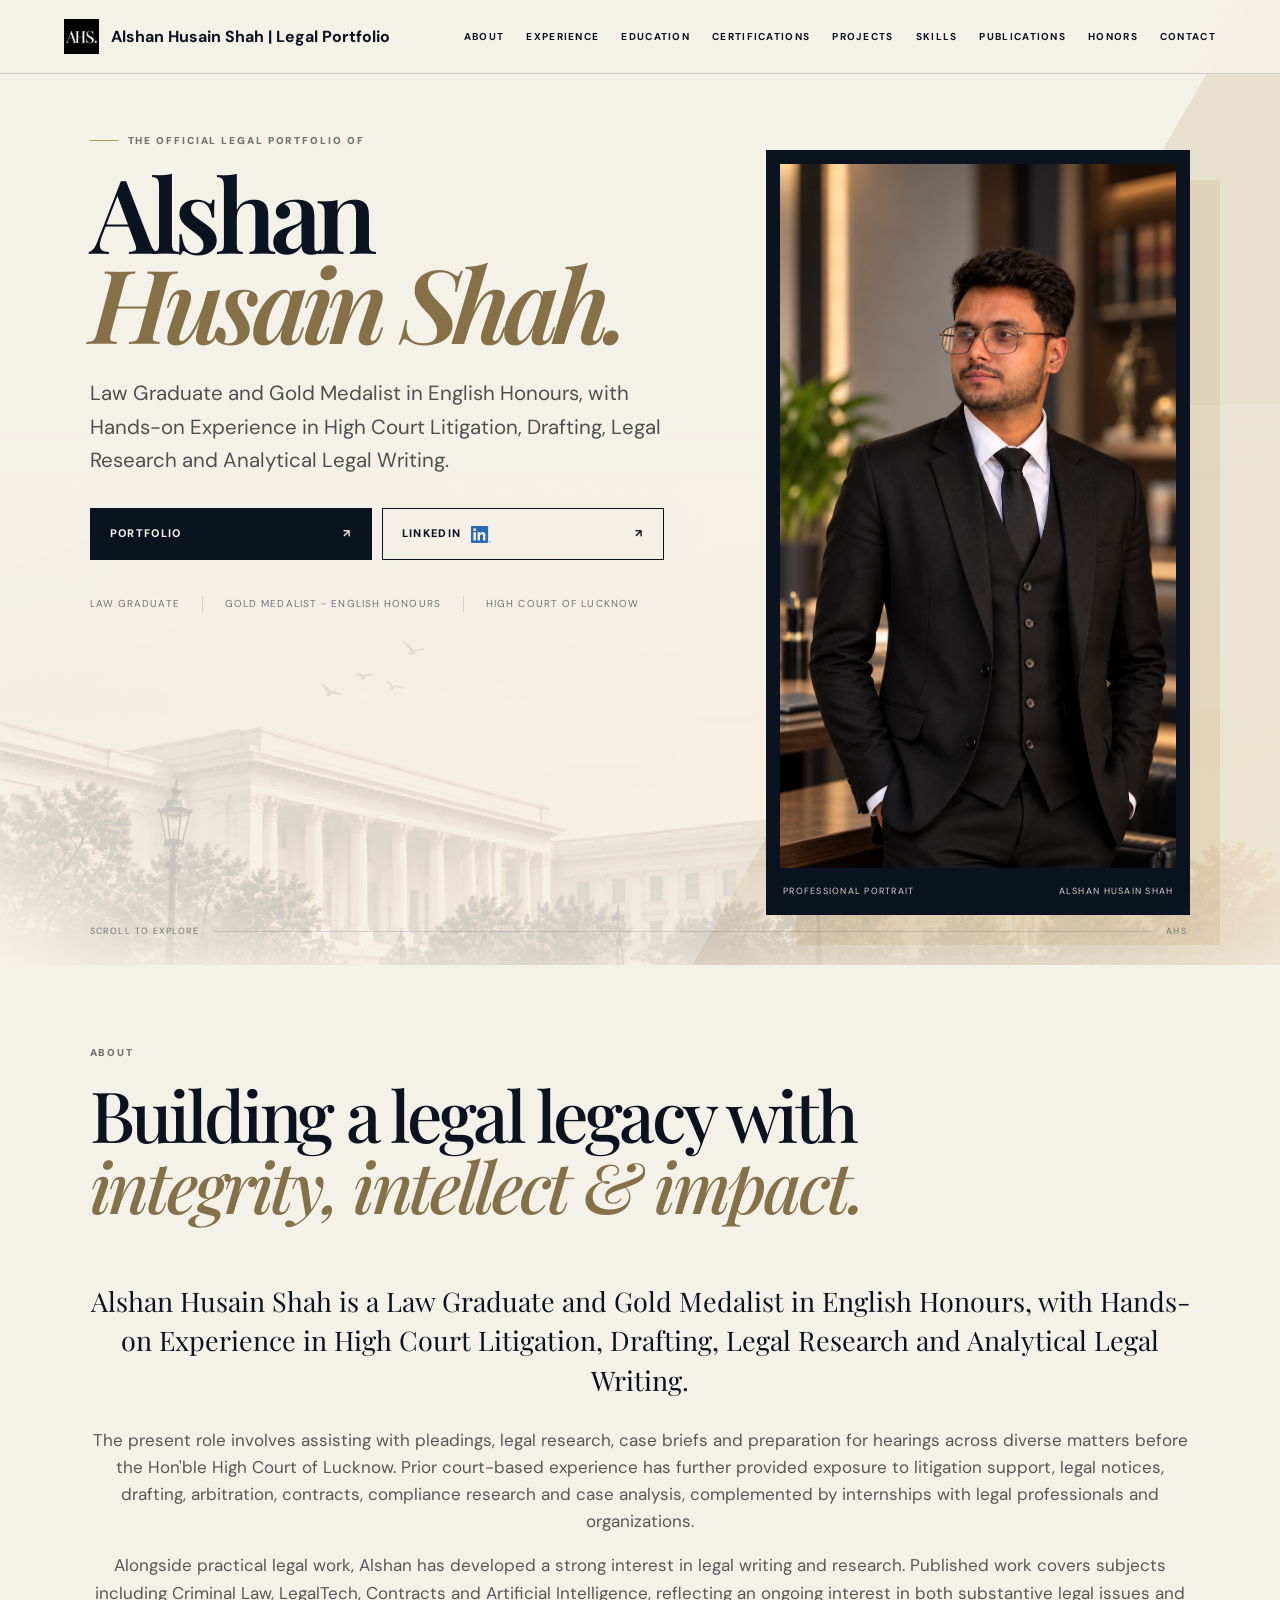
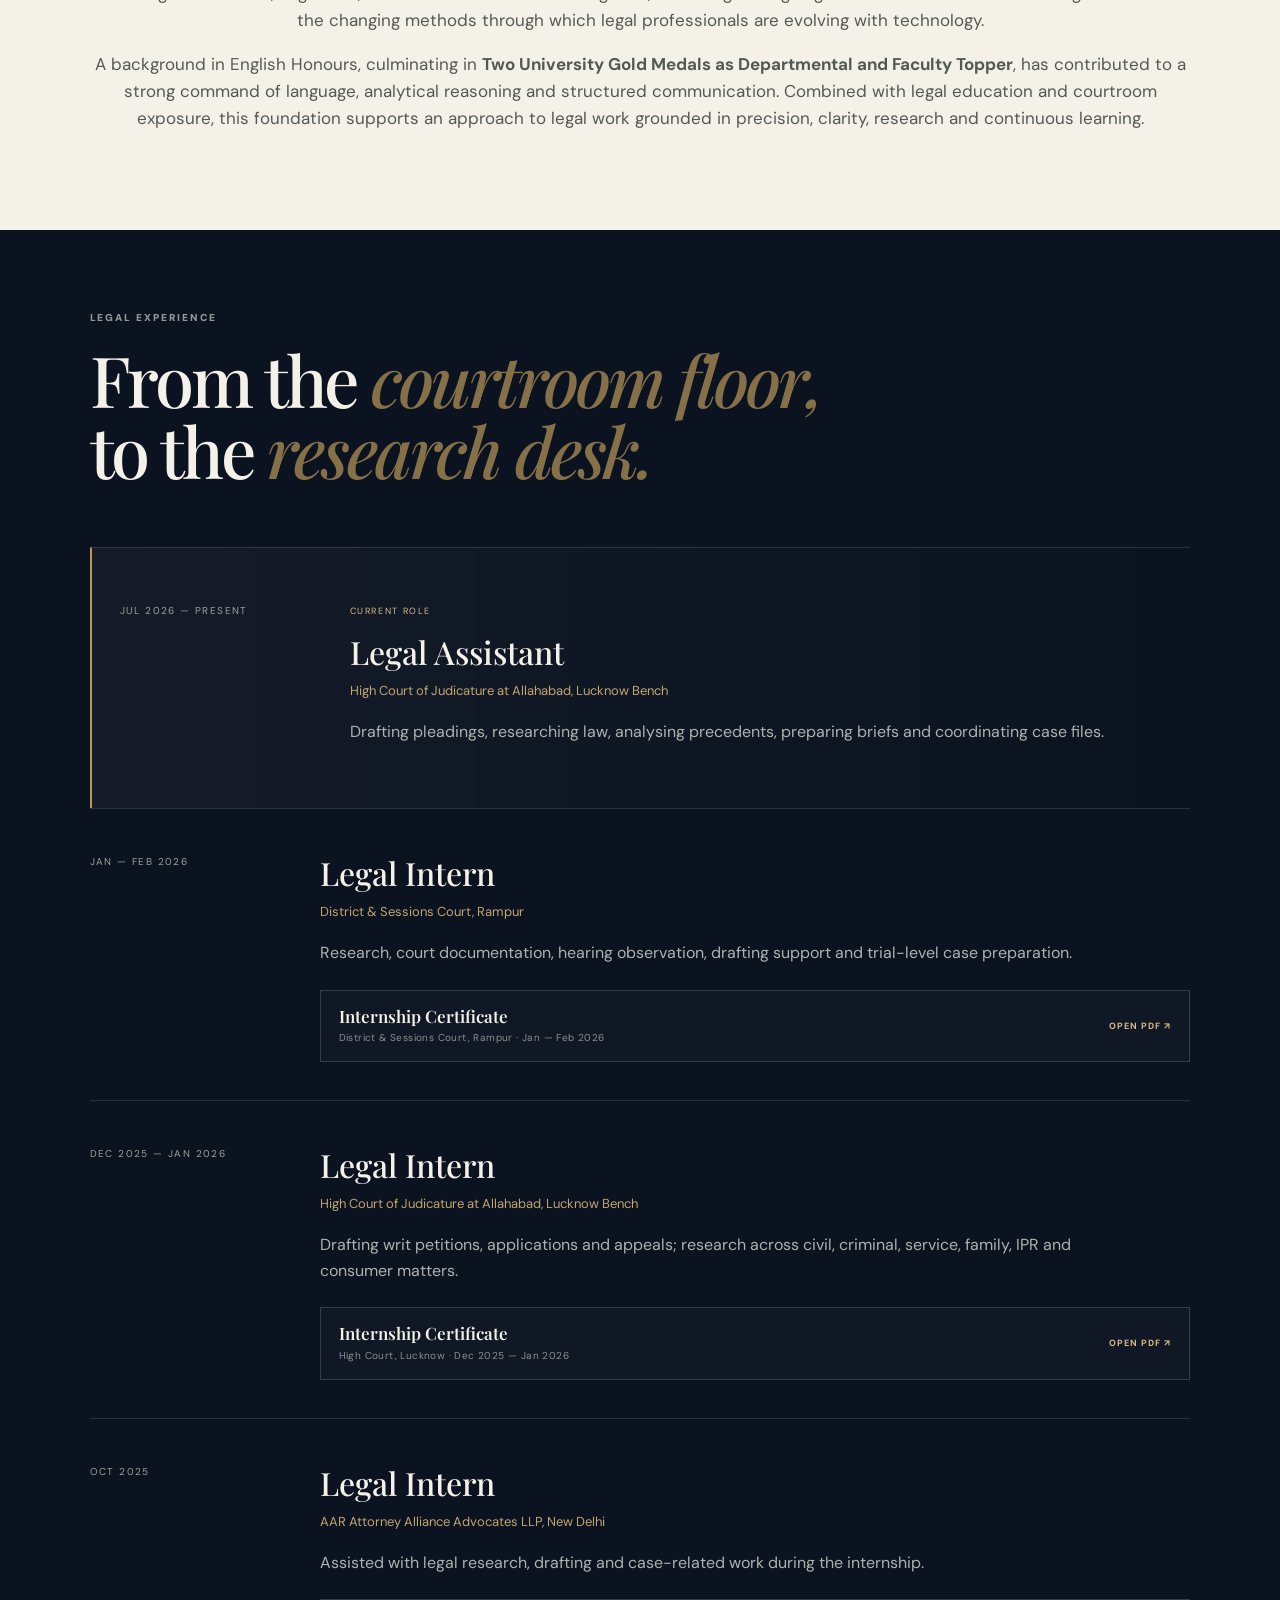
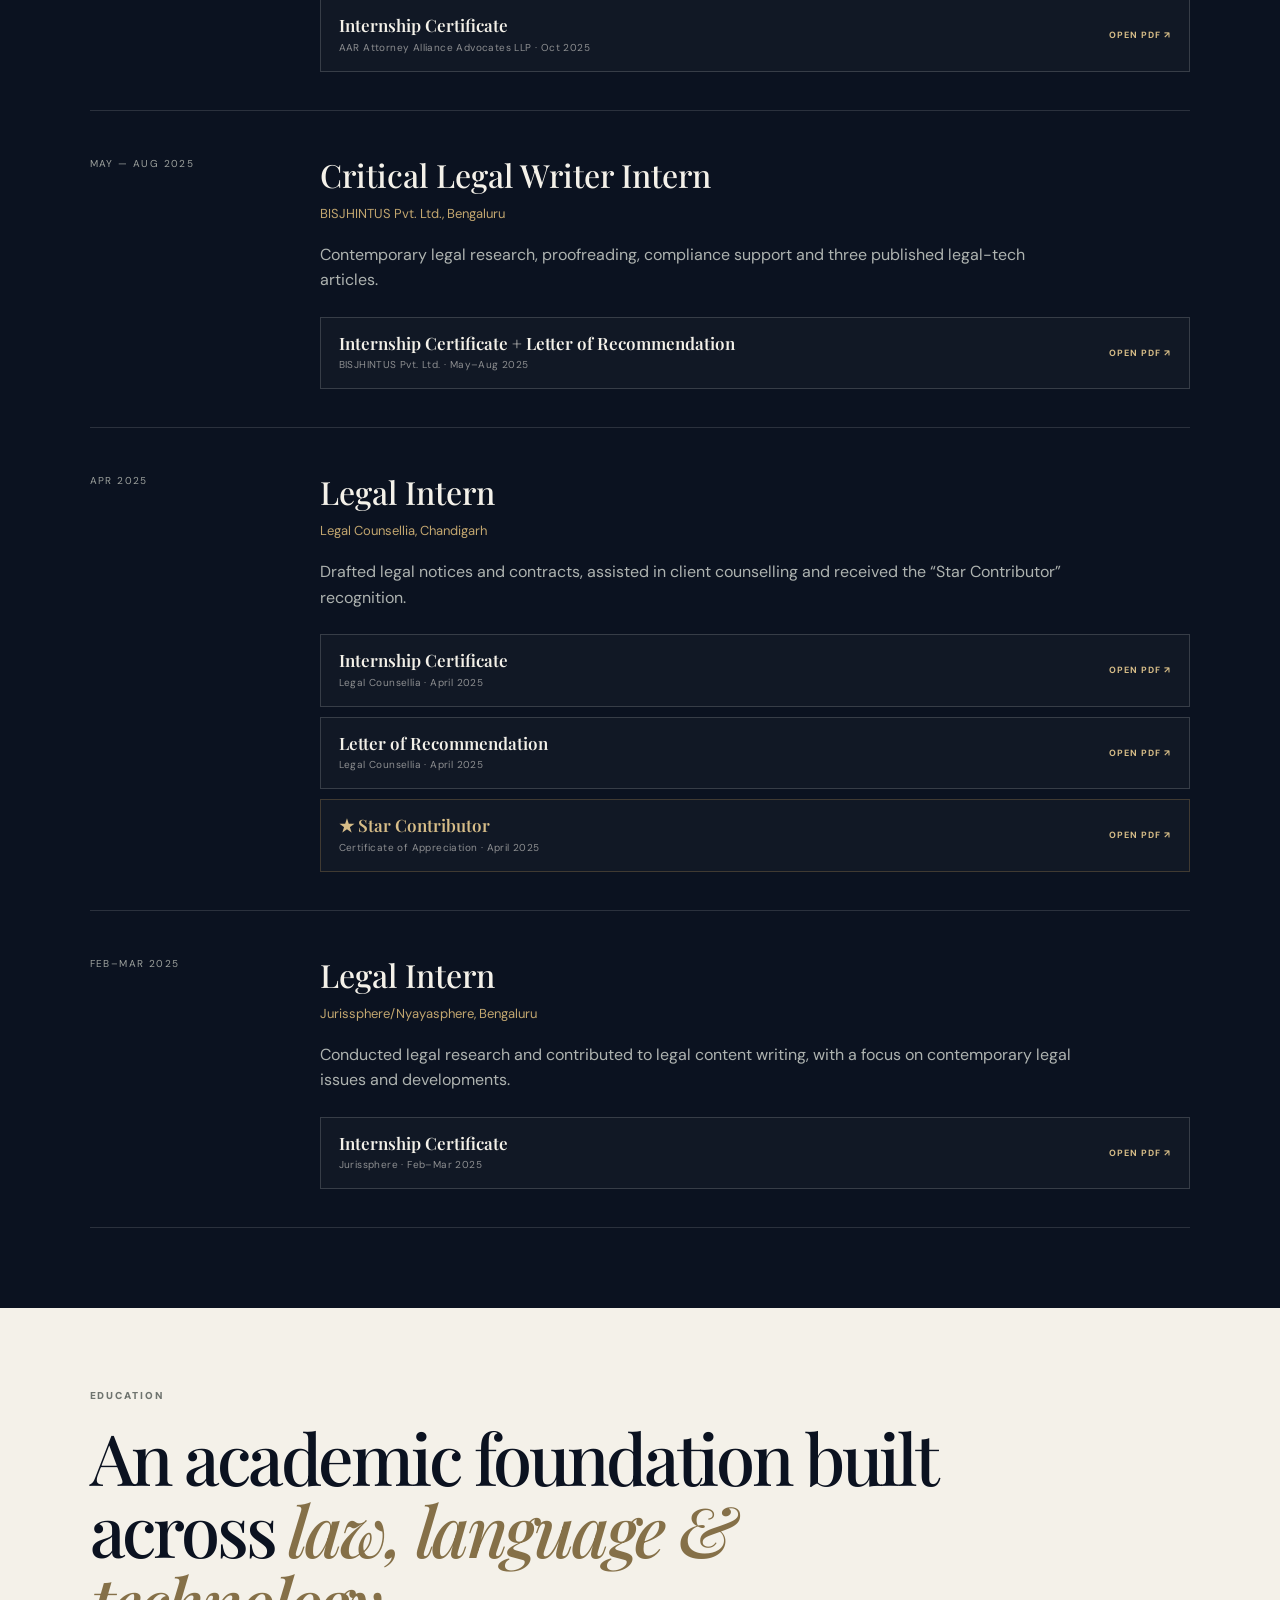
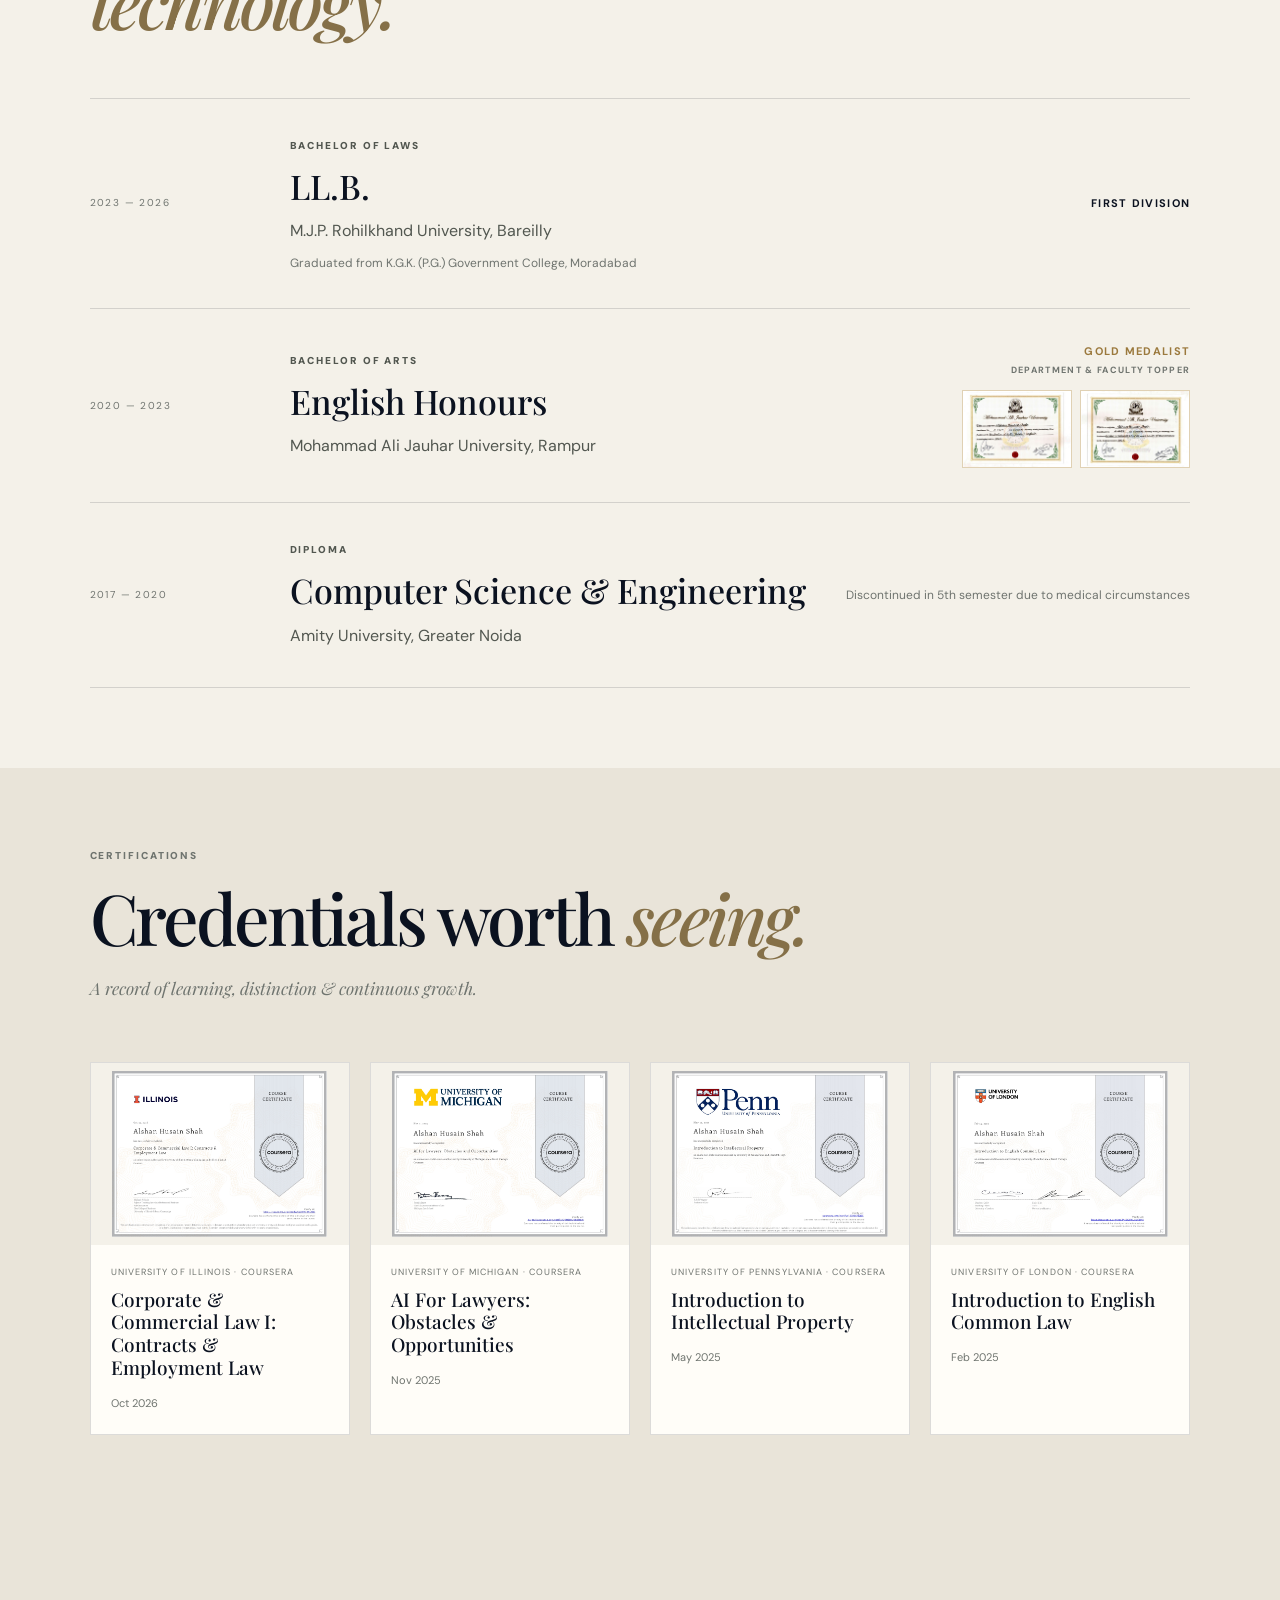
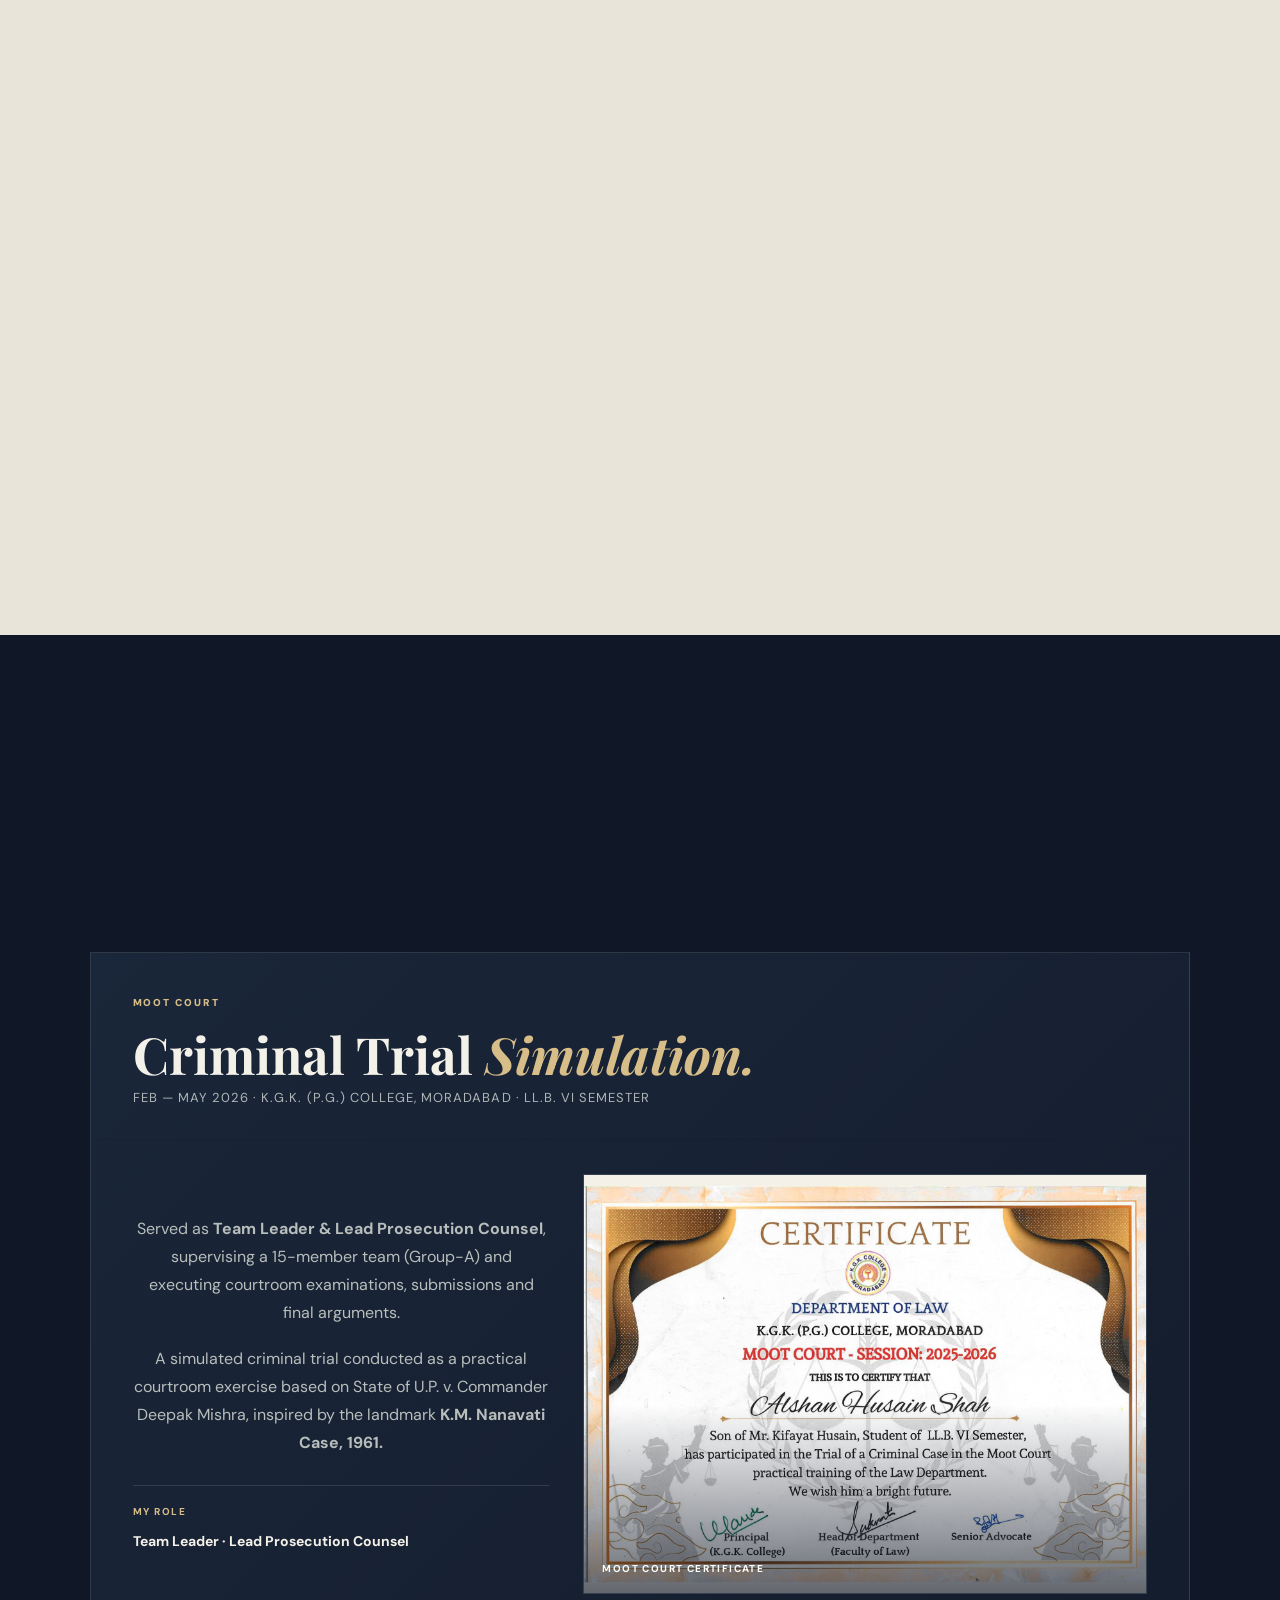
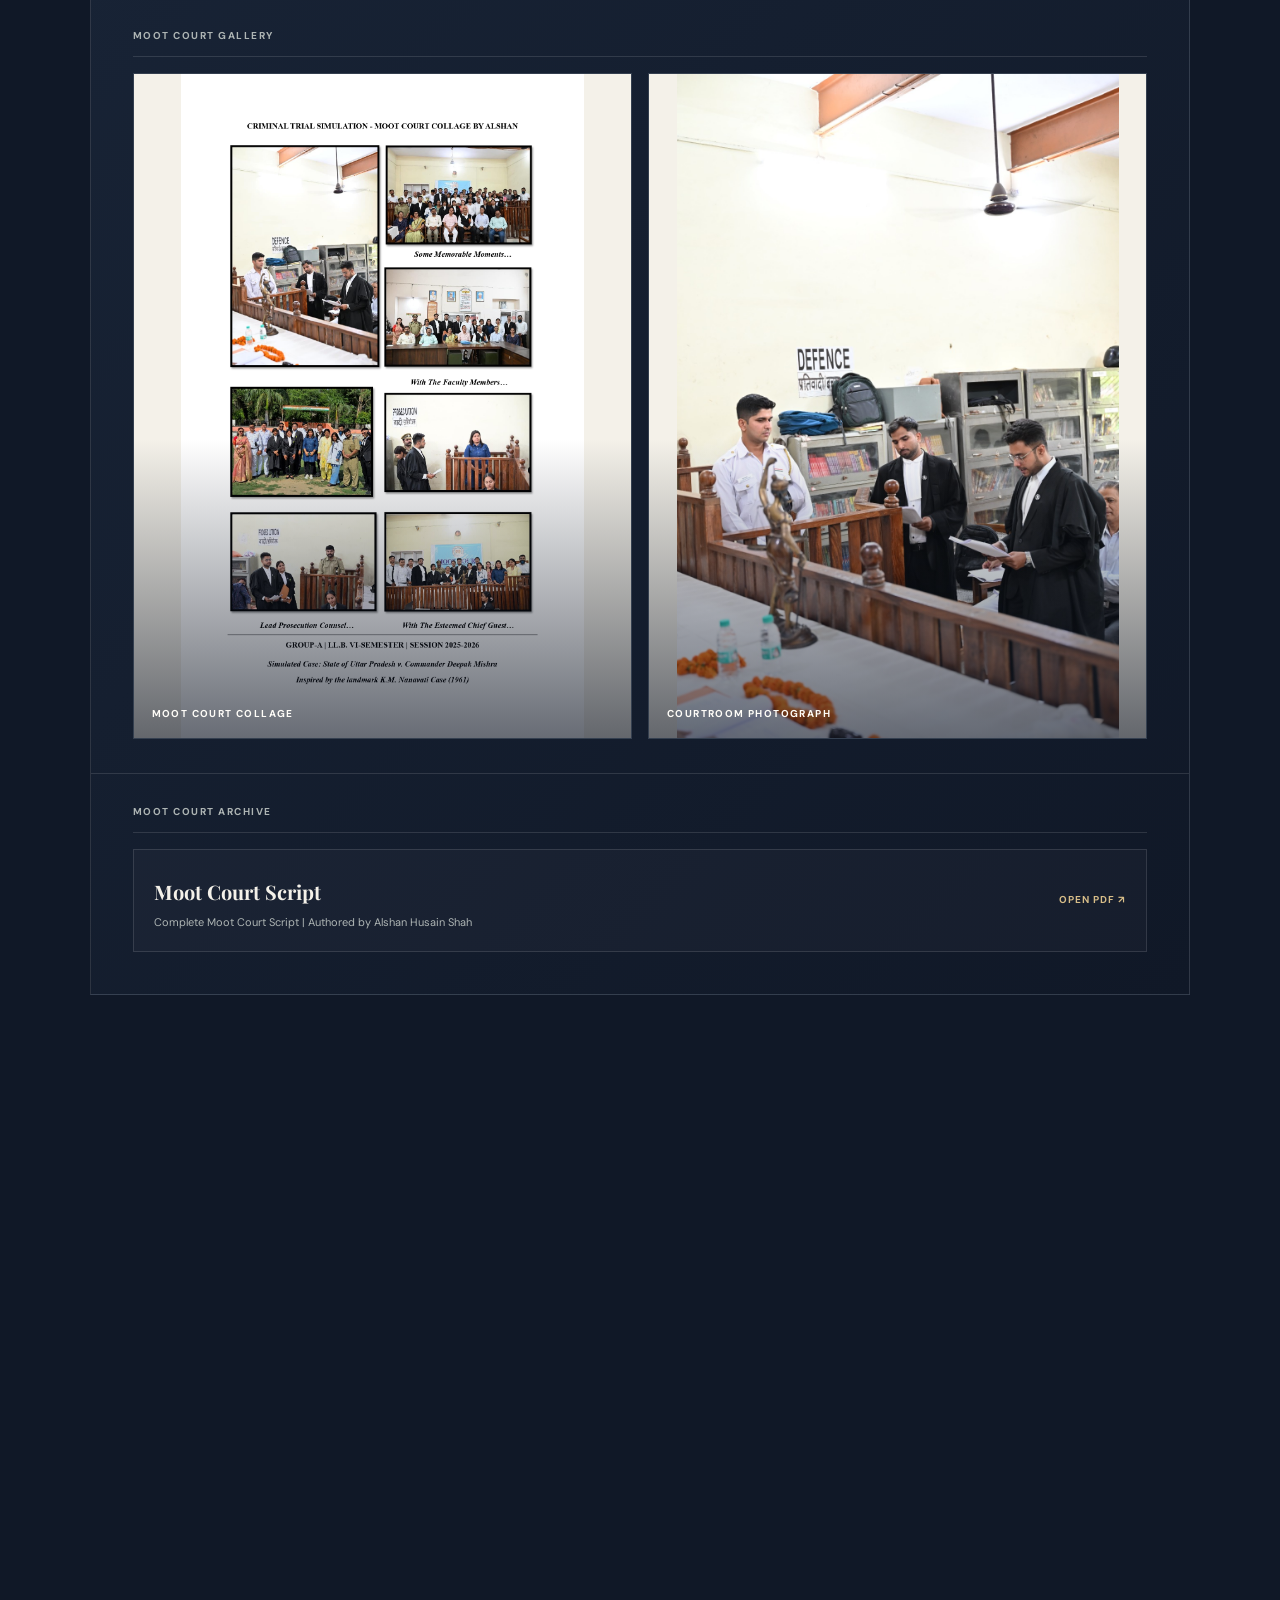
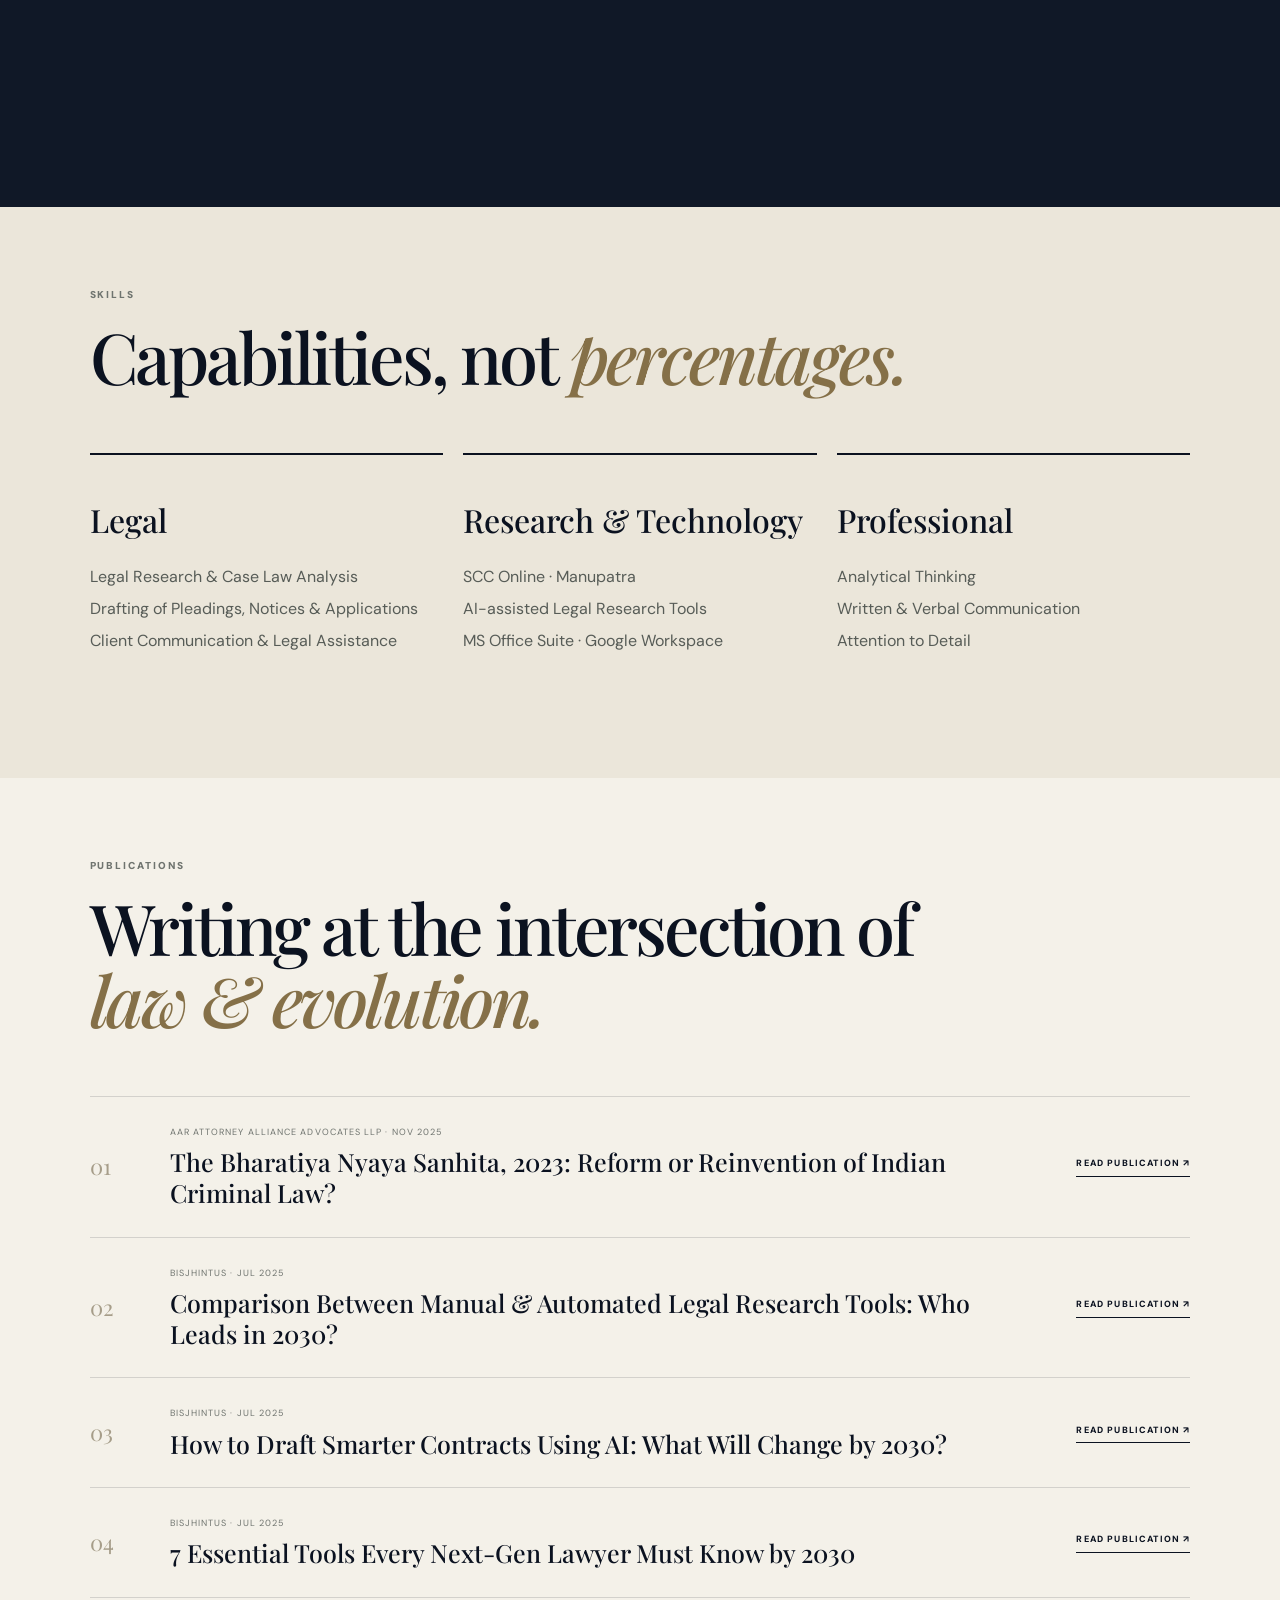
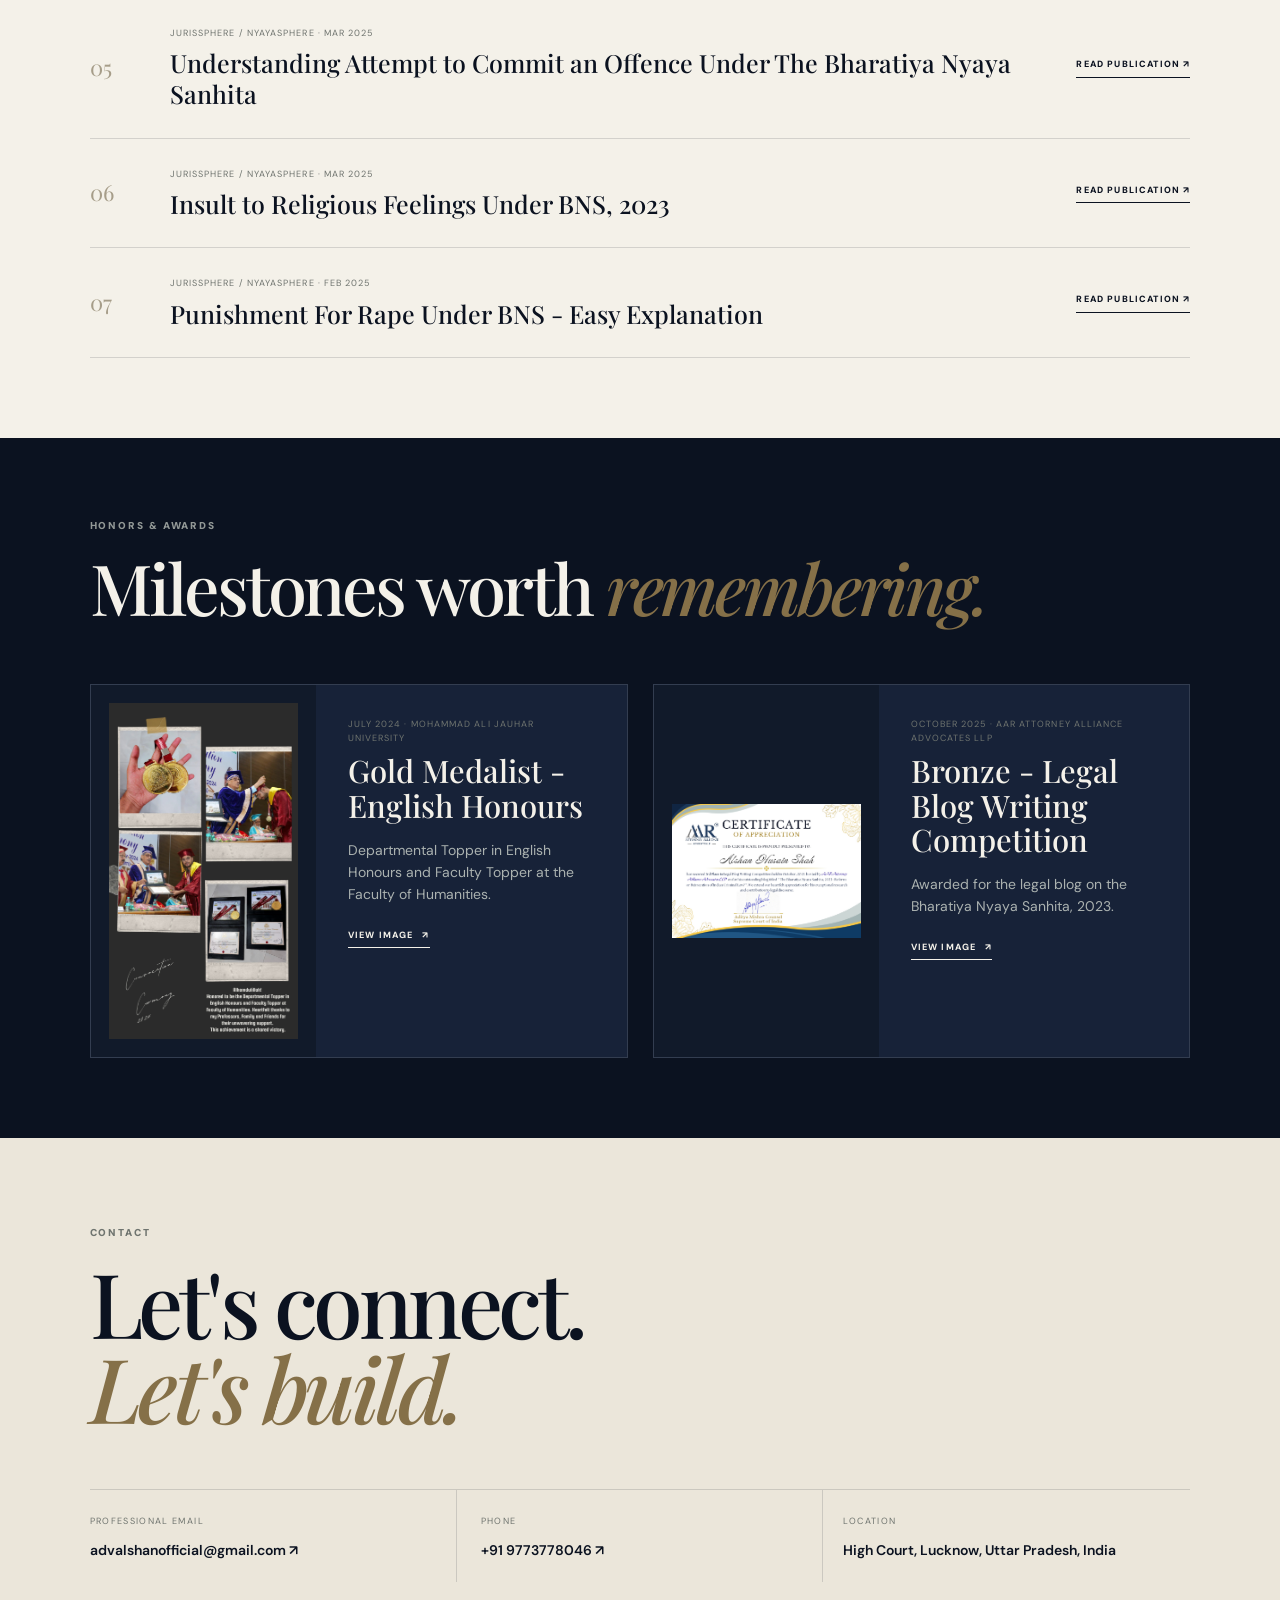
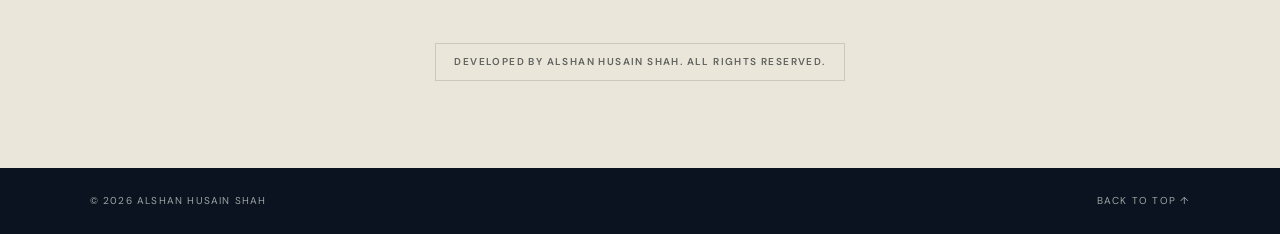
<file: index.html>
<!doctype html><html lang="en"><head><meta charset="utf-8"><meta name="viewport" content="width=device-width,initial-scale=1"><link rel="icon" type="image/png" href="favicon.png"><meta name="description" content="Official legal portfolio of Alshan Husain Shah, showcasing legal experience, research, drafting, publications, projects, education and professional achievements."><meta name="author" content="Alshan Husain Shah"><meta property="og:type" content="profile">
<meta property="og:title" content="Alshan Husain Shah | Legal Portfolio">
<meta property="og:description" content="Official legal portfolio of Alshan Husain Shah, showcasing legal experience, research, drafting, publications, projects, education and professional achievements.">
<meta property="og:site_name" content="Alshan Husain Shah | Legal Portfolio"><meta name="theme-color" content="#0b1220"><title>Alshan Husain Shah | Legal Portfolio</title><link rel="preconnect" href="https://fonts.googleapis.com"><link rel="preconnect" href="https://fonts.gstatic.com" crossorigin><link href="https://fonts.googleapis.com/css2?family=DM+Sans:wght@400;500;600;700&family=Playfair+Display:wght@500;600;700&display=swap" rel="stylesheet"><link rel="stylesheet" href="style.css"></head><body><div class="progress" id="progress"></div>
<header class="site-header"><a class="brand" href="#hero"><span class="brand-mark"><img src="favicon.png" alt="AHS."></span><span>Alshan Husain Shah | Legal Portfolio</span></a><button class="nav-toggle" id="navToggle" aria-expanded="false" aria-controls="siteNav" aria-label="Open navigation"><span></span><span></span></button><nav class="site-nav" id="siteNav"><a href="#about">About</a><a href="#experience">Experience</a><a href="#education">Education</a><a href="#certifications">Certifications</a><a href="#projects">Projects</a><a href="#skills">Skills</a><a href="#publications">Publications</a><a href="#honors">Honors</a><a href="#contact">Contact</a></nav></header>
<main>
<section class="hero" id="hero"><div class="hero-grid"><div class="hero-copy reveal"><p class="eyebrow"><span></span>The Official Legal Portfolio of</p><h1>Alshan<br><em>Husain Shah.</em></h1><p class="hero-lede">Law Graduate and Gold Medalist in English Honours, with Hands-on Experience in High Court Litigation, Drafting, Legal Research and Analytical Legal Writing.</p><div class="hero-actions"><a class="button button-dark" href="#about">Portfolio<span>↗</span></a><a class="button button-light linkedin-button"
   href="https://www.linkedin.com/in/alshanhs10"
   target="_blank"
   rel="noopener noreferrer"
   aria-label="View LinkedIn profile">

    <span class="linkedin-content">
        
        <span>LINKEDIN</span>
        <img src="assets/LI-In-Bug.png" class="linkedin-mark" alt="">
        
    </span>

    <span>↗</span>
</a></div><div class="hero-meta"><span>Law Graduate</span><span>Gold Medalist - English Honours</span><span>HIGH COURT OF LUCKNOW</span></div></div><div class="hero-side reveal delay-1"><div class="portrait-card"
     data-modal-image="assets/alshan-pic1.png"
     data-modal-title="Professional Portrait - Alshan Husain Shah"
     role="button"
     tabindex="0"
     aria-label="View professional portrait"><div class="portrait-placeholder"><img src="assets/alshan-pic1.png" alt="Alshan Husain Shah — Professional Portrait">
</div><div class="portrait-caption"><span>Professional Portrait</span><span>Alshan Husain Shah</span></div></div></div></div><div class="hero-bottom"><span>Scroll to explore</span><span class="scroll-line"></span><span>AHS.</span></div></section>
<section class="section about" id="about"><div class="section-head reveal"><p class="eyebrow">About</p><h2>Building a legal legacy with <em>integrity, intellect & impact.</em></h2></div><div class="about-grid"><div class="about-copy reveal"><p style="text-align: center;" class="lead">
   Alshan Husain Shah is a Law Graduate and Gold Medalist in English Honours, with Hands-on Experience in High Court Litigation, Drafting, Legal Research and Analytical Legal Writing.
</p>

<p style="text-align: center;">
    The present role involves assisting with pleadings, legal research, case briefs and preparation for hearings across diverse matters before the Hon'ble High Court of Lucknow. Prior court-based experience has further provided exposure to litigation support, legal notices, drafting, arbitration, contracts, compliance research and case analysis, complemented by internships with legal professionals and organizations.
</p>

<p style="text-align: center;">
    Alongside practical legal work, Alshan has developed a strong interest in legal writing and research. Published work covers subjects including Criminal Law, LegalTech, Contracts and Artificial Intelligence, reflecting an ongoing interest in both substantive legal issues and the changing methods through which legal professionals are evolving with technology.
</p>

<p style="text-align: center;">
    A background in English Honours, culminating in <strong>Two University Gold Medals as Departmental and Faculty Topper</strong>, has contributed to a strong command of language, analytical reasoning and structured communication. Combined with legal education and courtroom exposure, this foundation supports an approach to legal work grounded in precision, clarity, research and continuous learning.
</p></div></section>
<section class="section dark-section" id="experience"><div class="section-head reveal"><p class="eyebrow">Legal Experience</p><h2>
    From the <em>courtroom floor,</em><br>
    to the <em>research desk.</em>
</h2></div><div class="timeline">
<article class="timeline-item featured reveal"><div class="timeline-date">Jul 2026 — Present</div><div class="timeline-body"><p class="role-label">Current Role</p><h3>Legal Assistant</h3><p class="org">High Court of Judicature at Allahabad, Lucknow Bench</p><p>
    Drafting pleadings, researching law, analysing precedents, preparing briefs and coordinating case files.
</p></div></article>
<article class="timeline-item reveal">
    <div class="timeline-date">Jan — Feb 2026</div>

    <div class="timeline-body">
        <h3>Legal Intern</h3>

        <p class="org">District &amp; Sessions Court, Rampur</p>

        <p>
            Research, court documentation, hearing observation, drafting support and trial-level case preparation.
        </p>

        <div class="experience-documents">

            <a class="experience-document"
               href="assets/experience/asif-khan-dsc-internship-certificate.pdf"
               target="_blank"
               rel="noopener">

                <div>
                    <strong>Internship Certificate</strong>
                    <small>District &amp; Sessions Court, Rampur · Jan — Feb 2026</small>
                </div>

                <span class="experience-document-link">OPEN PDF ↗</span>

            </a>

        </div>
    </div>
</article>
<article class="timeline-item reveal">
    <div class="timeline-date">Dec 2025 — Jan 2026</div>

    <div class="timeline-body">
        <h3>Legal Intern</h3>

        <p class="org">
            High Court of Judicature at Allahabad, Lucknow Bench
        </p>

        <p>
            Drafting writ petitions, applications and appeals; research across civil,
            criminal, service, family, IPR and consumer matters.
        </p>

        <div class="experience-documents">

            <a class="experience-document"
               href="assets/experience/faiz-ali-khan-hc-internship-certificate.pdf"
               target="_blank"
               rel="noopener">

                <div>
                    <strong>Internship Certificate</strong>
                    <small>High Court, Lucknow · Dec 2025 — Jan 2026</small>
                </div>

                <span class="experience-document-link">OPEN PDF ↗</span>

            </a>

        </div>
    </div>
</article>
<article class="timeline-item reveal">
    <div class="timeline-date">Oct 2025</div>

    <div class="timeline-body">
        <h3>Legal Intern</h3>

        <p class="org">AAR Attorney Alliance Advocates LLP, New Delhi</p>

        <p>
            Assisted with legal research, drafting and case-related work
            during the internship.
        </p>

        <div class="experience-documents">

            <a
                class="experience-document"
                href="assets/experience/aar-internship-certificate.pdf"
                target="_blank"
                rel="noopener"
            >
                <div>
                    <strong>Internship Certificate</strong>
                    <small>AAR Attorney Alliance Advocates LLP · Oct 2025</small>
                </div>
                <span>OPEN PDF ↗</span>
            </a>

        </div>
    </div>
</article>
<article class="timeline-item reveal">
    <div class="timeline-date">May — Aug 2025</div>

    <div class="timeline-body">
        <h3>Critical Legal Writer Intern</h3>

        <p class="org">BISJHINTUS Pvt. Ltd., Bengaluru</p>

        <p>
            Contemporary legal research, proofreading, compliance support and
            three published legal-tech articles.
        </p>

        <div class="experience-documents">

            <a
                class="experience-document"
                href="assets/experience/bisjhintus-certificate-lor.pdf"
                target="_blank"
                rel="noopener"
            >
                <div>
                    <strong>Internship Certificate + Letter of Recommendation</strong>
                    <small>BISJHINTUS Pvt. Ltd. · May–Aug 2025</small>
                </div>
                <span>OPEN PDF ↗</span>
            </a>

        </div>
    </div>
</article>
<article class="timeline-item reveal">
    <div class="timeline-date">Apr 2025</div>

    <div class="timeline-body">
        <h3>Legal Intern</h3>

        <p class="org">Legal Counsellia, Chandigarh</p>

        <p>
            Drafted legal notices and contracts, assisted in client counselling
            and received the “Star Contributor” recognition.
        </p>

        <div class="experience-documents">

            <a
                class="experience-document"
                href="assets/experience/legal-counsellia-internship-certificate.pdf"
                target="_blank"
                rel="noopener"
            >
                <div>
                    <strong>Internship Certificate</strong>
                    <small>Legal Counsellia · April 2025</small>
                </div>
                <span>OPEN PDF ↗</span>
            </a>

            <a
                class="experience-document"
                href="assets/experience/legal-counsellia-lor.pdf"
                target="_blank"
                rel="noopener"
            >
                <div>
                    <strong>Letter of Recommendation</strong>
                    <small>Legal Counsellia · April 2025</small>
                </div>
                <span>OPEN PDF ↗</span>
            </a>

            <a
                class="experience-document experience-recognition"
                href="assets/experience/legal-counsellia-star-contributor.pdf"
                target="_blank"
                rel="noopener"
            >
                <div>
                    <strong>★ Star Contributor</strong>
                    <small>Certificate of Appreciation · April 2025</small>
                </div>
                <span>OPEN PDF ↗</span>
            </a>

        </div>
    </div>
</article>
<article class="timeline-item reveal">
    <div class="timeline-date">Feb–Mar 2025</div>

    <div class="timeline-body">
        <h3>Legal Intern</h3>

        <p class="org">Jurissphere/Nyayasphere, Bengaluru</p>

        <p>
            Conducted legal research and contributed to legal content writing,
            with a focus on contemporary legal issues and developments.
        </p>

        <div class="experience-documents">

            <a
                class="experience-document"
                href="assets/experience/jurissphere-internship-certificate.pdf"
                target="_blank"
                rel="noopener"
            >
                <div>
                    <strong>Internship Certificate</strong>
                    <small>Jurissphere · Feb–Mar 2025</small>
                </div>
                <span>OPEN PDF ↗</span>
            </a>

        </div>
    </div>
</article></div></section>
<section class="section education" id="education"><div class="section-head reveal"><p class="eyebrow">Education</p><h2>An academic foundation built across <em>law, language & technology.</em></h2></div><div class="education-list"><article class="education-card featured reveal"><div class="edu-year">2023 — 2026</div><div><p class="eyebrow">Bachelor of Laws</p><h3>LL.B.</h3><p>M.J.P. Rohilkhand University, Bareilly</p><span>Graduated from K.G.K. (P.G.) Government College, Moradabad</span></div><strong>First Division</strong></article><article class="education-card reveal">
    <div class="edu-year">2020 — 2023</div>

    <div>
        <p class="eyebrow">Bachelor of Arts</p>
        <h3>English Honours</h3>
        <p>Mohammad Ali Jauhar University, Rampur</p>
    </div>

    <div class="edu-achievement">

        <strong class="gold">
            Gold Medalist<br>
            <small>Department & Faculty Topper</small>
        </strong>

        <div class="education-proofs">

            <button
                class="education-proof"
                type="button"
                data-modal-image="assets/education/gold-medal-english-honours.jpg"
                data-modal-title="University Medal — First Position in B.A. (Hons.) English"
                aria-label="View English Honours Gold Medal certificate"
            >
                <img
                    src="assets/education/gold-medal-english-honours.jpg"
                    alt="University Medal certificate for first position in B.A. (Hons.) English"
                >
            </button>

            <button
                class="education-proof"
                type="button"
                data-modal-image="assets/education/gold-medal-faculty-humanities.jpg"
                data-modal-title="University Medal — Faculty of Humanities Topper"
                aria-label="View Faculty of Humanities Gold Medal certificate"
            >
                <img
                    src="assets/education/gold-medal-faculty-humanities.jpg"
                    alt="University Medal certificate for first position at the Faculty of Humanities"
                >
            </button>

        </div>

    </div>
</article><article class="education-card reveal"><div class="edu-year">2017 — 2020</div><div><p class="eyebrow">Diploma</p><h3>Computer Science & Engineering</h3><p>Amity University, Greater Noida</p></div><span>Discontinued in 5th semester due to medical circumstances</span></article></div></section>
<section class="section credentials" id="certifications"><div class="section-head reveal"><p class="eyebrow">Certifications</p><h2>Credentials worth <em>seeing.</em></h2><p class="section-note certification-note">A record of learning, distinction & continuous growth.</p></div><div class="certificate-grid">
<div class="certificate-card reveal" data-modal-image="assets/certificates/corporate-commercial-law-illinois.jpg" data-modal-title="Corporate & Commercial Law I: Contracts & Employment Law">
    <div class="certificate-media">
        <img src="assets/certificates/corporate-commercial-law-illinois.jpg" alt="Corporate & Commercial Law I: Contracts & Employment Law certificate">
    </div>
    <div class="certificate-info">
        <p>University of Illinois · Coursera</p>
        <h3>Corporate & Commercial Law I: Contracts & Employment Law</h3>
        <span>Oct 2026</span>
    </div>
</div>

    <div class="certificate-card reveal" data-modal-image="assets/certificates/ai-for-lawyers.jpg" data-modal-title="AI For Lawyers: Obstacles & Opportunities"><div class="certificate-media">
    <img src="assets/certificates/ai-for-lawyers.jpg" alt="AI For Lawyers: Obstacles & Opportunities certificate">
</div><div class="certificate-info"><p>University of Michigan · Coursera</p><h3>AI For Lawyers: Obstacles & Opportunities</h3><span>Nov 2025</span></div></div>
<div class="certificate-card reveal" data-modal-image="assets/certificates/introduction-to-ip.jpg" data-modal-title="Introduction to Intellectual Property"><div class="certificate-media">
    <img src="assets/certificates/introduction-to-ip.jpg" alt="Introduction To Intellectual Property certificate">
</div><div class="certificate-info"><p>University of Pennsylvania · Coursera</p><h3>Introduction to Intellectual Property</h3><span>May 2025</span></div></div>
<div class="certificate-card reveal" data-modal-image="assets/certificates/common-law.jpg" data-modal-title="Introduction to English Common Law"><div class="certificate-media">
    <img src="assets/certificates/common-law.jpg" alt="Introduction to English Common Law certificate">
</div><div class="certificate-info"><p>University of London · Coursera</p><h3>Introduction to English Common Law</h3><span>Feb 2025</span></div></div>
<div class="certificate-card reveal" data-modal-image="assets/certificates/arbitration.jpg" data-modal-title="Arbitration — Domestic & International"><div class="certificate-media">
    <img src="assets/certificates/arbitration.jpg" alt="Arbitration — Domestic & International certificate">
</div><div class="certificate-info"><p>Udemy</p><h3>Arbitration — Domestic & International</h3><span>Feb 2025</span></div></div>

<div class="certificate-card reveal" data-modal-image="assets/certificates/legal-drafting.jpg" data-modal-title="Legal Draftings | Pleadings, Affidavits, Applications, etc."><div class="certificate-media">
    <img src="assets/certificates/legal-drafting.jpg"
         alt="Legal Draftings | Pleadings, Affidavits, Applications, etc. certificate">
</div><div class="certificate-info"><p>Udemy</p><h3>Legal Draftings | Pleadings, Affidavits, Applications, etc.</h3><span>Jan 2025</span></div></div>
<div class="certificate-card reveal" data-modal-image="assets/certificates/constitution.jpg" data-modal-title="On-Line Course on Indian Constitution"><div class="certificate-media">
    <img src="assets/certificates/constitution.jpg"
         alt="On-Line Course on Indian Constitution certificate">
</div><div class="certificate-info"><p>NALSAR University of Law, Hyderabad</p><h3>On-Line Course on Indian Constitution</h3><span>Jan 2025</span></div></div>
<div class="certificate-card reveal" data-modal-image="assets/certificates/legal-research.jpg" data-modal-title="Understanding Legal Research: A Step-by-Step Approach"><div class="certificate-media">
    <img src="assets/certificates/legal-research.jpg"
         alt="Understanding Legal Research: Step-by-Step Approach certificate">
</div><div class="certificate-info"><p>Manupatra</p><h3>Understanding Legal Research: A Step-by-Step Approach</h3><span>Jan 2025</span></div></div>
<div class="certificate-card reveal" data-modal-image="assets/certificates/mclr.jpg" data-modal-title="MCLR — Online Legal Research"><div class="certificate-media">
    <img src="assets/certificates/mclr.jpg"
         alt="MCLR — Online Legal Research certificate">
</div><div class="certificate-info"><p>Manupatra</p><h3>MCLR — Online Legal Research</h3><span>Dec 2024</span></div></div></div></section>
<section class="section projects dark-section" id="projects"><div class="section-head reveal"><p class="eyebrow">Projects</p><h2>Selected work, presented as <em>evidence.</em></h2></div><div class="project-grid">
<article class="project-card project-feature reveal">

    <div class="project-feature-header">
        <div>
            <p class="eyebrow">Moot Court</p>
            <h3>Criminal Trial <em>Simulation.</em></h3>
            <p class="project-meta">Feb — May 2026 · K.G.K. (P.G.) College, Moradabad · LL.B. VI Semester</p>
        </div>

        <span class="project-status">Completed</span>
    </div>

    <div class="project-feature-body">

        <div class="project-description">
            <p style="text-align: center;">
                Served as <strong>Team Leader & Lead Prosecution Counsel</strong>,
                supervising a 15-member team (Group-A) and executing
                courtroom examinations, submissions and final arguments. 
            </p>

            <p style="text-align: center;">
                A simulated criminal trial conducted as a practical
                courtroom exercise based on
                State of U.P. v. Commander Deepak Mishra,
                inspired by the landmark <strong> K.M. Nanavati Case, 1961. </strong> 
            </p>

            <div class="project-role">
                <span>MY ROLE</span>
                <strong>Team Leader · Lead Prosecution Counsel</strong>
            </div>
        </div>

        <div class="project-feature-image">

    <button
        class="project-gallery-item"
        type="button"
        data-modal-image="assets/projects/moot-court-certificate.jpg"
        data-modal-title="Moot Court — Certificate of Participation"
        aria-label="View Moot Court certificate">

        <img
            src="assets/projects/moot-court-certificate.jpg"
            alt="Moot Court Certificate of Participation"
        >

        <span>MOOT COURT CERTIFICATE</span>

    </button>

</div>

    </div>

    <div class="project-gallery">

        <div class="project-gallery-heading">
            <span>MOOT COURT GALLERY</span>
            <span> </span>
        </div>

        <div class="project-gallery-grid">

    <button
        class="project-gallery-item"
        type="button"
        data-modal-image="assets/projects/moot-court-collage.jpg"
        data-modal-title="Criminal Trial Simulation — Moot Court Collage"
        aria-label="View Moot Court collage">

        <img
            src="assets/projects/moot-court-collage.jpg"
            alt="Criminal Trial Simulation Moot Court collage"
        >

        <span>MOOT COURT COLLAGE</span>

    </button>


    <button
        class="project-gallery-item"
        type="button"
        data-modal-image="assets/projects/moot-court-courtroom.jpg"
        data-modal-title="Criminal Trial Simulation — Courtroom Photograph"
        aria-label="View courtroom photograph">

        <img
            src="assets/projects/moot-court-courtroom.jpg"
            alt="Alshan Husain Shah participating in the Moot Court courtroom exercise"
        >

        <span>COURTROOM PHOTOGRAPH</span>

    </button>

</div>

    </div>

    <div class="project-archive">

        <div class="project-archive-heading">
            <span>MOOT COURT ARCHIVE</span>
            <span></span>
        </div>

        <div class="project-archive-grid">

            <a
                class="project-document"
                href="assets/projects/moot-court-script.pdf"
                target="_blank"
                rel="noopener"
            >
                <div>
                    <span class="document-number"></span>
                    <strong>Moot Court Script</strong>
                    <small>
                        Complete Moot Court Script | Authored by Alshan Husain Shah
                    </small>
                </div>

                <span class="document-action">OPEN PDF ↗</span>
            </a>

            

        </div>

    </div>

</article>
<article class="project-card project-research reveal">

    <div class="project-number">02</div>

    <div class="project-content">

        <p class="eyebrow">Legal Research</p>

        <h3>Selected<br><em>Research.</em></h3>

        <p>
            A curated selection of legal research papers
            authored by Alshan Husain Shah.
        </p>

        <div class="research-archive">

            <a
                class="project-document"
                href="assets/projects/maritime-law-research.pdf"
                target="_blank"
                rel="noopener noreferrer"
            >
                <div>
                    <strong>The Influence of International Maritime Law on India's Coastal Security Policies</strong>
                    <small>International Maritime Law · Coastal Security</small>
                </div>

                <span class="document-action">OPEN PDF ↗</span>
            </a>


            <a
                class="project-document"
                href="assets/projects/ai-arbitration-research.pdf"
                target="_blank"
                rel="noopener noreferrer"
            >
                <div>
                    <strong>Can AI-Powered Arbitration Replace Human Arbitrators?</strong>
                    <small>Arbitration · Legal Technology</small>
                </div>

                <span class="document-action">OPEN PDF ↗</span>
            </a>


            <a
                class="project-document"
                href="assets/projects/pocso-bail-analysis.pdf"
                target="_blank"
                rel="noopener noreferrer"
            >
                <div>
                    <strong>Grant of Bail Under the POCSO Act, 2012: A Judicial Analysis</strong>
                    <small>Criminal Law · Bail Jurisprudence</small>
                </div>

                <span class="document-action">OPEN PDF ↗</span>
            </a>


            <a
                class="project-document"
                href="assets/projects/rti-insurance-research.pdf"
                target="_blank"
                rel="noopener noreferrer"
            >
                <div>
                    <strong>Insurer's Liability under Return to Invoice (RTI) Add-On Cover</strong>
                    <small>Insurance Law · Consumer Protection</small>
                </div>

                <span class="document-action">OPEN PDF ↗</span>
            </a>

        </div>

    </div>

</article>
<article class="project-card project-drafting reveal">

    <div class="project-number">03</div>

    <div class="project-content">

        <p class="eyebrow">Legal Drafting</p>

        <h3>Selected<br><em>Drafting.</em></h3>

        <p>
            A curated selection of legal drafting samples written by Alshan Husain Shah.
        </p>

        <div class="drafting-archive">

            <a
                class="project-document"
                href="assets/projects/regular-bail-application.pdf"
                target="_blank"
                rel="noopener noreferrer"
            >
                <div>
                    <strong>Regular Bail Application</strong>
                    <small>Criminal Procedure · Bail Drafting</small>
                </div>

                <span class="document-action">OPEN PDF ↗</span>
            </a>


            <a
                class="project-document"
                href="assets/projects/writ-petition-article-226.pdf"
                target="_blank"
                rel="noopener noreferrer"
            >
                <div>
                    <strong>Writ Petition under Article 226</strong>
                    <small>Constitutional Law · Writ Practice</small>
                </div>

                <span class="document-action">OPEN PDF ↗</span>
            </a>


            <a
                class="project-document"
                href="assets/projects/divorce-petition-hma.pdf"
                target="_blank"
                rel="noopener noreferrer"
            >
                <div>
                    <strong>Divorce Petition under Section 13(1)(ia), HMA</strong>
                    <small>Family Law · Pleading</small>
                </div>

                <span class="document-action">OPEN PDF ↗</span>
            </a>


            <a
                class="project-document"
                href="assets/projects/trademark-examination-reply.pdf"
                target="_blank"
                rel="noopener noreferrer"
            >
                <div>
                    <strong>Reply to Trademark Examination Report</strong>
                    <small>Intellectual Property Law · Trademark Practice</small>
                </div>

                <span class="document-action">OPEN PDF ↗</span>
            </a>

        </div>

    </div>

</article></div></section>
<section class="section skills" id="skills"><div class="section-head reveal"><p class="eyebrow">Skills</p><h2>Capabilities, not <em>percentages.</em></h2></div><div class="skills-grid"><div class="skill-group reveal"><span></span><h3>Legal</h3><p>Legal Research & Case Law Analysis<br>Drafting of Pleadings, Notices & Applications<br>Client Communication & Legal Assistance</p></div><div class="skill-group reveal"><span></span><h3>Research & Technology</h3><p>SCC Online · Manupatra<br>AI-assisted Legal Research Tools<br>MS Office Suite · Google Workspace</p></div><div class="skill-group reveal"><span></span><h3>Professional</h3><p>Analytical Thinking<br>Written & Verbal Communication<br>Attention to Detail</p></div></div></section>
<section class="section publications" id="publications"><div class="section-head reveal"><p class="eyebrow">Publications</p><h2>Writing at the intersection of <em>law & evolution.</em></h2></div><div class="publication-list">
<article class="publication reveal"><span>01</span><div><p>AAR Attorney Alliance Advocates LLP · Nov 2025</p><h3>The Bharatiya Nyaya Sanhita, 2023: Reform or Reinvention of Indian Criminal Law?</h3></div><a
    class="text-link"
    href="https://aarattorneyalliance.com/the-bharatiya-nyaya-sanhita-2023-reform-or-reinvention-of-indian-criminal-law"
    target="_blank"
    rel="noopener noreferrer"
>
    Read publication ↗
</a></article>
<article class="publication reveal"><span>02</span><div><p>BISJHINTUS · Jul 2025</p><h3>Comparison Between Manual & Automated Legal Research Tools: Who Leads in 2030?</h3></div><a
    class="text-link"
    href="https://bisjhintus.com/comparison-between-manual-and-automated-legal-research-tools-who-leads-in-2030"
    target="_blank"
    rel="noopener noreferrer"
>
    Read publication ↗
</a></article>
<article class="publication reveal"><span>03</span><div><p>BISJHINTUS · Jul 2025</p><h3>How to Draft Smarter Contracts Using AI: What Will Change by 2030?</h3></div><a
    class="text-link"
    href="https://bisjhintus.com/how-to-draft-smarter-contracts-using-ai-what-will-change-by-2030"
    target="_blank"
    rel="noopener noreferrer"
>
    Read publication ↗
</a></article>
<article class="publication reveal"><span>04</span><div><p>BISJHINTUS · Jul 2025</p><h3>7 Essential Tools Every Next-Gen Lawyer Must Know by 2030</h3></div><a
    class="text-link"
    href="https://bisjhintus.com/7-essential-tools-every-next-gen-lawyer-must-know-by-2030"
    target="_blank"
    rel="noopener noreferrer"
>
    Read publication ↗
</a></article>
<article class="publication reveal"><span>05</span><div><p>Jurissphere / Nyayasphere · Mar 2025</p><h3>Understanding Attempt to Commit an Offence Under The Bharatiya Nyaya Sanhita</h3></div><a
    class="text-link"
    href="https://nyayasphere.com/attempt-to-commit-an-offence-under-bnss/"
    target="_blank"
    rel="noopener noreferrer"
>
    Read publication ↗
</a></article>
<article class="publication reveal"><span>06</span><div><p>Jurissphere / Nyayasphere · Mar 2025</p><h3>Insult to Religious Feelings Under BNS, 2023</h3></div><a
    class="text-link"
    href="https://nyayasphere.com/insult-to-religious-feelings-under-bns-2023/"
    target="_blank"
    rel="noopener noreferrer"
>
    Read publication ↗
</a></article>
<article class="publication reveal"><span>07</span><div><p>Jurissphere / Nyayasphere · Feb 2025</p><h3>Punishment For Rape Under BNS - Easy Explanation</h3></div><a
    class="text-link"
    href="https://nyayasphere.com/punishment-for-rape-under-bns-easy-explanation/"
    target="_blank"
    rel="noopener noreferrer"
>
    Read publication ↗
</a></article></div></section>
<section class="section honors dark-section" id="honors"><div class="section-head reveal"><p class="eyebrow">Honors & Awards</p><h2>Milestones worth <em>remembering.</em></h2></div><div class="honors-grid"><article class="honor-card reveal" data-modal-image="assets/awards/gold-medal.jpg" data-modal-title="Gold Medalist — English Honours"><div class="honor-image">
    <img
        src="assets/awards/gold-medal.jpg"
        alt="Gold Medalist — English Honours award photographs"
    >
</div><div class="honor-copy"><p>July 2024 · Mohammad Ali Jauhar University</p><h3>Gold Medalist - English Honours</h3><p>Departmental Topper in English Honours and Faculty Topper at the Faculty of Humanities.</p><button class="text-link">View image <span>↗</span></button></div></article><article class="honor-card reveal" data-modal-image="assets/awards/legal-blog-bronze.jpg" data-modal-title="Bronze — Legal Blog Writing Competition"><div class="honor-image">
    <img
        src="assets/awards/legal-blog-bronze.jpg"
        alt="Certificate of Appreciation for third place in Legal Blog Writing Competition"
    >
</div><div class="honor-copy"><p>October 2025 · AAR Attorney Alliance Advocates LLP</p><h3>Bronze - Legal Blog Writing Competition</h3><p>Awarded for the legal blog on the Bharatiya Nyaya Sanhita, 2023.</p><button class="text-link">View image <span>↗</span></button></div></article></div></section>

<section class="section contact" id="contact"><div class="contact-inner reveal"><p class="eyebrow">Contact</p><h2>Let's connect.<br><em>Let's build.</em></h2><div class="contact-grid"><a href="mailto:advalshanofficial@gmail.com"><span>Professional Email</span><strong>advalshanofficial@gmail.com ↗</strong></a><a href="tel:+919773778046"><span>Phone</span><strong>+91 9773778046 ↗</strong></a><div><span>Location</span><strong>High Court, Lucknow, Uttar Pradesh, India</strong></div></div></div>

<p class="site-credit">
    <span>Developed by Alshan Husain Shah.</span> <span>All Rights Reserved.</span>
</p>

</div></section></div></section>
</main><footer><span>© 2026 Alshan Husain Shah</span><a href="#hero">Back to top ↑</a></footer>
<dialog class="media-modal" id="mediaModal"><button class="modal-close" data-close aria-label="Close">×</button><div class="modal-inner"><h2 id="mediaModalTitle"></h2><div class="modal-media" id="modalMedia"></div><p class="modal-note" id="modalNote"></p></div></dialog>
<dialog class="pdf-modal" id="pdfModal"><button class="modal-close" data-close aria-label="Close">×</button><div class="pdf-head"><p class="eyebrow">Project Viewer</p><h2 id="pdfTitle">Selected Work</h2><a id="pdfFallback" target="_blank" rel="noopener">Open PDF in new tab ↗</a></div><div class="pdf-frame-wrap"><iframe id="pdfFrame" title="Project PDF viewer"></iframe></div></dialog><script src="script.js"></script></body></html>
</file>
<file: style.css>
:root{--ink:#0b1220;--paper:#f4f1e9;--paper2:#ebe6da;--white:#fffdf8;--muted:#6f746f;--line:rgba(11,18,32,.14);--gold:#b99452;--gold2:#d7bd88;--serif:"Playfair Display",Georgia,serif;--sans:"DM Sans",Arial,sans-serif;--ease:cubic-bezier(.2,.75,.2,1)}*{box-sizing:border-box}html{scroll-behavior:smooth}body{margin:0;background:var(--paper);color:var(--ink);font-family:var(--sans);line-height:1.6;overflow-x:hidden}body:has(dialog[open]){overflow:hidden}a{color:inherit;text-decoration:none}button{font:inherit}::selection{background:var(--ink);color:var(--paper)}.progress{position:fixed;top:0;left:0;height:3px;width:0;background:var(--gold);z-index:1000}.site-header{position:fixed;top:0;left:0;right:0;height:74px;padding:0 5vw;display:flex;align-items:center;justify-content:space-between;background:rgba(244,241,233,.88);backdrop-filter:blur(16px);border-bottom:1px solid var(--line);z-index:100}.brand{display:flex;align-items:center;gap:12px;font-weight:700}.brand-mark{display:grid;place-items:center;width:35px;height:35px;background:var(--ink);color:var(--paper);font-size:11px;letter-spacing:.05em}.site-nav{display:flex;gap:22px;align-items:center}.site-nav a{font-size:10px;text-transform:uppercase;letter-spacing:.13em;font-weight:700;position:relative}.site-nav a:after{content:"";position:absolute;left:0;bottom:-7px;width:0;height:1px;background:var(--gold);transition:width .35s var(--ease)}.site-nav a:hover:after{width:100%}.nav-toggle{display:none;border:0;background:none;padding:10px}.nav-toggle span{display:block;width:25px;height:1px;background:var(--ink);margin:6px}section{scroll-margin-top:74px}.hero{min-height:100svh;padding:150px 7vw 50px;display:grid;align-items:center;position:relative;background:linear-gradient(120deg,#f4f1e9 0%,#f4f1e9 68%,#e8e0cf 68%,#e8e0cf 100%)}.hero-grid{width:min(1280px,100%);margin:auto;display:grid;grid-template-columns:1.15fr .85fr;gap:8vw;align-items:center}.eyebrow{margin:0 0 18px;font-size:10px;text-transform:uppercase;letter-spacing:.19em;font-weight:900;color:var(--muted)}.eyebrow span{display:inline-block;width:28px;height:1px;background:var(--gold);vertical-align:middle;margin-right:10px}.hero h1{font-family:var(--serif);font-size:clamp(4rem,8vw,8rem);line-height:.88;letter-spacing:-.065em;margin:0 0 30px;font-weight:600}.hero h1 em,.section-head h2 em,.project-content h3 em,.status-card h2 em,.contact h2 em{font-style:italic;color:#857048}.hero-lede{max-width:620px;font-size:clamp(1.05rem,1.6vw,1.3rem);line-height:1.65;color:#4d514e;margin:0 0 30px}.hero-actions{display:flex;gap:10px;flex-wrap:wrap}.button{display:inline-flex;align-items:center;justify-content:space-between;gap:30px;padding:15px 19px;border:1px solid var(--ink);font-size:11px;text-transform:uppercase;letter-spacing:.12em;font-weight:800;transition:transform .35s var(--ease),background .35s,color .35s,box-shadow .35s}.button:hover{transform:translateY(-3px);box-shadow:0 14px 30px rgba(11,18,32,.12)}.button-dark{background:var(--ink);color:var(--paper)}.button-light{background:transparent}.hero-meta{display:flex;gap:22px;flex-wrap:wrap;margin-top:36px;color:var(--muted);font-size:10px;text-transform:uppercase;letter-spacing:.11em}.hero-meta span{padding-right:22px;border-right:1px solid var(--line)}.hero-meta span:last-child{border-right:0}.portrait-card{background:var(--ink);padding:14px;box-shadow:30px 30px 0 rgba(185,148,82,.18)}.portrait-placeholder {aspect-ratio:4/5;background:linear-gradient(145deg,#273247,#101827);display:grid;place-items:center;text-align:center;color:#e7dcc5;position:relative}.portrait-placeholder span{font-family:var(--serif);font-size:clamp(4rem,8vw,7rem);font-style:italic}.portrait-placeholder small{position:absolute;bottom:28px;font-size:9px;letter-spacing:.14em;text-transform:uppercase;color:#b8b8b0}.portrait-caption{color:#d8d8d0;padding:16px 3px 2px;display:flex;justify-content:space-between;font-size:9px;letter-spacing:.14em;text-transform:uppercase}.hero-bottom{position:absolute;bottom:26px;left:7vw;right:7vw;display:flex;align-items:center;gap:15px;color:var(--muted);font-size:9px;text-transform:uppercase;letter-spacing:.16em}.scroll-line{height:1px;flex:1;background:var(--line)}.section{padding:80px 7vw}.section-head{max-width:930px;margin-bottom:60px}.section-head h2{font-family:var(--serif);font-weight:500;font-size:clamp(2.8rem,5.5vw,5.6rem);line-height:1.02;letter-spacing:-.045em;margin:0}.section-note{max-width:700px;color:var(--muted);font-size:14px;margin:22px 0 0}code{background:rgba(11,18,32,.06);padding:2px 6px}.about-grid{width:min(1250px,100%);margin:auto;display:grid;grid-template-columns:1.1fr .9fr;gap:9vw}.about-copy{max-width:680px;font-size:17px;color:#555954}.about-copy .lead{font-family:var(--serif);font-size:27px;line-height:1.45;color:var(--ink)}.stat-grid{display:grid;grid-template-columns:repeat(2,1fr);border-top:1px solid var(--line);border-left:1px solid var(--line)}.stat{padding:24px;border-right:1px solid var(--line);border-bottom:1px solid var(--line);min-height:130px}.stat strong{font-family:var(--serif);font-size:38px;font-weight:500;display:block}.stat span{font-size:10px;text-transform:uppercase;letter-spacing:.12em;color:var(--muted)}.dark-section{background:var(--ink);color:var(--paper)}.dark-section .eyebrow,.dark-section .section-note{color:#929896}.dark-section .section-head h2{color:var(--paper)}.timeline{max-width:1150px;margin:auto}.timeline-item{display:grid;grid-template-columns:190px 1fr;gap:40px;padding:38px 0;border-top:1px solid rgba(255,255,255,.13)}.timeline-item:last-child{border-bottom:1px solid rgba(255,255,255,.13)}.timeline-date{font-size:10px;letter-spacing:.14em;text-transform:uppercase;color:#9da19d;padding-top:7px}.timeline-body h3{font-family:var(--serif);font-size:32px;font-weight:500;margin:0 0 4px}.org{color:#c2a66f;margin:0 0 17px;font-size:13px}.timeline-body p:not(.org):not(.role-label),.timeline-body li{color:#aeb3b0;max-width:760px}.timeline-body ul{padding-left:18px;margin-bottom:0}.role-label{display:inline-block;color:var(--gold2)!important;font-size:9px;text-transform:uppercase;letter-spacing:.18em;margin:0 0 7px}.timeline-item.featured{padding:48px 28px;background:linear-gradient(90deg,rgba(255,255,255,.04),transparent);border-left:2px solid var(--gold)}.education-list{max-width:1150px;margin:auto}.education-card{display:grid;grid-template-columns:160px 1fr auto;gap:40px;align-items:center;padding:34px 0;border-top:1px solid var(--line)}.education-card:last-child{border-bottom:1px solid var(--line)}.edu-year{font-size:10px;text-transform:uppercase;letter-spacing:.14em;color:var(--muted)}.education-card h3{font-family:var(--serif);font-size:34px;font-weight:500;margin:0}.education-card p{margin:5px 0;color:#525750}.education-card span{font-size:12px;color:var(--muted)}.education-card strong{font-size:11px;text-transform:uppercase;letter-spacing:.12em;text-align:right}.gold{color:#9b793d}.gold small{font-size:9px;color:var(--muted)}.credentials{background:#e9e4d9}.certificate-grid{max-width:1250px;margin:auto;display:grid;grid-template-columns:repeat(4,1fr);gap:20px}.certificate-card{background:var(--white);border:1px solid var(--line);cursor:pointer;transition:transform .45s var(--ease),box-shadow .45s var(--ease)}.certificate-card:hover {
    transform: translateY(-6px);
    box-shadow: 0 18px 38px rgba(11,18,32,.14);
    border-color: rgba(185,148,82,.45);
}.certificate-media{aspect-ratio:1.414/1;overflow:hidden}.placeholder-media{display:grid;place-items:center;background:linear-gradient(135deg,#d7d0c1,#f7f3e8);color:#8a8579}.placeholder-media span{font-size:9px;letter-spacing:.16em;text-transform:uppercase;border:1px solid rgba(11,18,32,.2);padding:8px 10px}.certificate-info{padding:20px}.certificate-info p,.honor-copy p:first-child{font-size:9px;text-transform:uppercase;letter-spacing:.12em;color:var(--muted);margin:0 0 8px}.certificate-info h3{font-family:var(--serif);font-size:19px;line-height:1.2;font-weight:500;margin:0 0 10px}.certificate-info span{font-size:11px;color:var(--muted)}.projects{background:#101827}.project-grid{max-width:1250px;margin:auto;display:grid;grid-template-columns:1.25fr .75fr;gap:20px}.project-card{min-height:390px;padding:34px;position:relative;border:1px solid rgba(255,255,255,.12);background:linear-gradient(135deg,#1a2639,#101827);overflow:hidden;transition:transform .5s var(--ease),border-color .4s}.project-card:hover{transform:translateY(-6px);border-color:rgba(215,189,136,.55)}.project-feature{grid-row:span 2;min-height:800px}.project-number{position:absolute;right:25px;top:20px;color:rgba(255,255,255,.1);font-family:var(--serif);font-size:90px}.project-content{position:absolute;left:34px;right:34px;bottom:34px}.project-content h3{font-family:var(--serif);font-size:clamp(2.5rem,4vw,5rem);line-height:.95;font-weight:500;margin:0 0 20px;color:var(--paper)}.project-content p:not(.eyebrow){color:#aeb5b4;max-width:620px}.text-link{border:0;background:none;color:inherit;padding:0;display:inline-flex;gap:9px;align-items:center;text-transform:uppercase;letter-spacing:.13em;font-size:9px;font-weight:800;cursor:pointer;border-bottom:1px solid currentColor;padding-bottom:5px}.text-link:hover{color:var(--gold2)}.skills-grid{max-width:1150px;margin:auto;display:grid;grid-template-columns:repeat(3,1fr);gap:20px}.skill-group{border-top:2px solid var(--ink);padding:25px 0}.skill-group span{font-size:9px;letter-spacing:.14em;color:var(--gold)}.skill-group h3{font-family:var(--serif);font-size:32px;font-weight:500;margin:14px 0}.skill-group p{color:#575c57;line-height:2}.publication-list{max-width:1200px;margin:auto}.publication{display:grid;grid-template-columns:55px 1fr 110px;gap:25px;align-items:center;padding:28px 0;border-top:1px solid var(--line)}.publication:last-child{border-bottom:1px solid var(--line)}.publication>span{font-family:var(--serif);font-size:22px;color:#a69d89}.publication p{font-size:9px;text-transform:uppercase;letter-spacing:.12em;color:var(--muted);margin:0 0 7px}.publication h3{font-family:var(--serif);font-size:25px;line-height:1.25;font-weight:500;margin:0}.disabled{opacity:.4;pointer-events:none}.honors-grid{max-width:1200px;margin:auto;display:grid;grid-template-columns:repeat(2,1fr);gap:25px}.honor-card{background:#172238;border:1px solid rgba(255,255,255,.12);display:grid;grid-template-columns:42% 58%;overflow:hidden;cursor:pointer}.honor-image{min-height:340px}.honor-copy{padding:32px}.honor-copy h3{font-family:var(--serif);font-size:31px;line-height:1.1;font-weight:500;margin:0 0 17px;color:var(--paper)}.honor-copy p:not(:first-child){color:#abb2b0;font-size:14px}.status{padding-top:50px;padding-bottom:50px}.status-card{max-width:1200px;margin:auto;padding:55px;background:var(--gold);display:grid;grid-template-columns:1.2fr .8fr;gap:60px;align-items:center}.status-card .eyebrow{color:#54472f}.status-card h2{font-family:var(--serif);font-size:clamp(2.5rem,4vw,4.5rem);line-height:1.02;font-weight:500;margin:0}.status-detail{border-left:1px solid rgba(11,18,32,.25);padding-left:35px}.status-detail strong{display:block;text-transform:uppercase;font-size:10px;letter-spacing:.15em;margin-bottom:10px}.status-detail span{font-size:15px;line-height:1.5}.contact{background:var(--paper2);min-height:70vh;display:grid;place-items:center}.contact-inner{width:min(1150px,100%)}.contact h2{font-family:var(--serif);font-size:clamp(3.5rem,7vw,7rem);line-height:.95;font-weight:500;letter-spacing:-.05em;margin:0 0 60px}.contact-grid{display:grid;grid-template-columns:repeat(3,1fr);border-top:1px solid var(--line)}.contact-grid>*{padding:24px 20px 20px 0;border-right:1px solid var(--line)}.contact-grid>*:last-child{border-right:0;padding-left:20px}.contact-grid span{display:block;font-size:9px;text-transform:uppercase;letter-spacing:.15em;color:var(--muted);margin-bottom:8px}.contact-grid strong{font-size:14px;font-weight:600}footer{background:var(--ink);color:#9ea5a3;padding:25px 7vw;display:flex;justify-content:space-between;font-size:10px;text-transform:uppercase;letter-spacing:.12em}footer a:hover{color:var(--gold2)}.media-modal,.pdf-modal{border:0;padding:0;background:rgba(9,14,24,.96);color:var(--paper);width:min(1100px,92vw);max-height:92vh;box-shadow:0 40px 100px rgba(0,0,0,.45)}.media-modal::backdrop,.pdf-modal::backdrop{background:rgba(3,7,13,.78);backdrop-filter:blur(7px)}.modal-inner{padding:42px}.modal-inner h2,.pdf-head h2{font-family:var(--serif);font-weight:500;font-size:36px;margin:0 0 25px}.modal-media {
    display: flex;
    align-items: center;
    justify-content: center;
    background: #0c1421;
    min-height: 300px;
    max-height: calc(90vh - 170px);
    overflow: hidden;
}

.modal-media img {
    display: block;
    max-width: 100%;
    max-height: calc(90vh - 170px);
    width: auto;
    height: auto;
    object-fit: contain;
}.modal-note{color:#aab0ae;font-size:12px}.modal-close{position:absolute;right:18px;top:14px;background:none;border:0;color:var(--paper);font-size:30px;cursor:pointer;z-index:2}.pdf-head{padding:32px 36px 20px;display:flex;align-items:end;gap:20px;flex-wrap:wrap}.pdf-head .eyebrow{width:100%;margin-bottom:0}.pdf-head h2{margin:0;flex:1}.pdf-head a{font-size:10px;text-transform:uppercase;letter-spacing:.13em}.pdf-frame-wrap{height:70vh;background:#2a2f37}.pdf-frame-wrap iframe{width:100%;height:100%;border:0}.reveal{opacity:0;transform:translateY(26px);transition:opacity .8s var(--ease),transform .8s var(--ease)}.reveal.visible{opacity:1;transform:none}.delay-1{transition-delay:.12s}@media(max-width:1050px){.site-nav{gap:14px}.site-nav a{font-size:9px}.certificate-grid{grid-template-columns:repeat(2,1fr)}.hero-grid{grid-template-columns:1fr .7fr}}@media(max-width:800px){.site-header{height:64px;padding:0 5vw}.brand span:last-child{font-size:13px}.nav-toggle{display:block}.site-nav{position:absolute;top:64px;left:0;right:0;background:rgba(244,241,233,.98);border-bottom:1px solid var(--line);display:grid;gap:0;max-height:0;overflow:hidden;transition:max-height .4s var(--ease)}.site-nav.open{max-height:520px}.site-nav a{padding:16px 5vw;border-top:1px solid var(--line);font-size:10px}.hero{padding:120px 6vw 80px;background:var(--paper)}.hero-grid{grid-template-columns:1fr}.hero-side{max-width:420px}.hero-bottom{display:none}.section{padding:85px 6vw}.about-grid,.project-grid,.skills-grid,.honors-grid,.status-card{grid-template-columns:1fr}.project-feature{grid-row:auto;min-height:540px}.timeline-item{grid-template-columns:1fr;gap:10px}.education-card{grid-template-columns:1fr;gap:12px}.education-card strong{text-align:left}.publication{grid-template-columns:35px 1fr}.publication .text-link{grid-column:2}.contact-grid{grid-template-columns:1fr}.contact-grid>*{border-right:0;border-bottom:1px solid var(--line);padding-left:0!important}.contact-grid>*:last-child{border-bottom:0}.status-card{gap:35px;padding:35px}.status-detail{border-left:0;border-top:1px solid rgba(11,18,32,.25);padding:25px 0 0}}@media(max-width:520px){.certificate-grid{grid-template-columns:1fr}.hero h1{font-size:4rem}.hero-meta{display:grid;gap:9px}.hero-meta span{border-right:0;padding-right:0}.honor-card{grid-template-columns:1fr}.honor-image{min-height:250px}.modal-inner{padding:35px 20px 20px}}@media(prefers-reduced-motion:reduce){html{scroll-behavior:auto}*,*::before,*::after{animation-duration:.01ms!important;animation-iteration-count:1!important;transition-duration:.01ms!important;scroll-behavior:auto!important}.reveal{opacity:1;transform:none}}


.portrait-placeholder img {
    width: 100%;
    height: 100%;
    object-fit: cover;
    object-position: 68% 18%;
    display: block;
}
/* Fine-tune Hero alignment */
.hero-copy {
    position: relative;
    top: -160px;
}
.linkedin-button {
    gap: 18px;
}

.linkedin-content {
    display: inline-flex;
    align-items: center;
    gap: 10px;
}

.linkedin-mark {
    width: 20px;
    height: 20px;
    display: block;
    object-fit: contain;
}

.certificate-media {
    display: flex;
    align-items: center;
    justify-content: center;
    padding: 8px;
    background: #f4f1e9;
}

.certificate-media img {
    width: 100%;
    height: 100%;
    object-fit: contain;
    object-position: center center;
    display: block;
}

.certificate-media {
    overflow: hidden;
}

.certificate-media img {
    transition: transform .5s var(--ease);
}

.certificate-card:hover .certificate-media img {
    transform: scale(1.025);
}

.certificate-card {
    cursor: pointer;
}

.certification-note {
    font-family: var(--serif);
    font-size: 17px;
    font-style: italic;
    line-height: 1.5;
    color: var(--muted);
}

/* Supreme Court architectural watermark */
.hero::before {
    content: "";
    position: absolute;
    left: 0;
    right: 0;
    bottom: 0;
    height: 58%;
    background-image:
        linear-gradient(
            to bottom,
            rgba(244, 241, 233, 1) 0%,
            rgba(244, 241, 233, .78) 18%,
            rgba(244, 241, 233, .30) 55%,
            rgba(244, 241, 233, .08) 100%
        ),
        url("assets/supreme-court-watermark.png");
    background-repeat: no-repeat;
    background-position: center bottom;
    background-size: 100% auto;
    opacity: .26;
    pointer-events: none;
    z-index: 0;
}

/* Keep Hero content above the watermark */
.hero-grid {
    position: relative;
    z-index: 1;
}

.hero-bottom {
    position: absolute;
    z-index: 1;
}

/* =========================================
   HERO PORTRAIT — SUBTLE HOVER INTERACTION
   ========================================= */

.portrait-card {
    cursor: pointer;
    transition:
        transform .45s var(--ease),
        box-shadow .45s var(--ease),
        border-color .45s var(--ease);
}

@media (hover: hover) and (pointer: fine) {

    .portrait-card:hover {
        transform: translateY(-6px);

        box-shadow:
            30px 36px 0 rgba(185,148,82,.22),
            0 18px 38px rgba(11,18,32,.14);

        border-color: rgba(185,148,82,.35);
    }
}

@media (prefers-reduced-motion: reduce) {
    .portrait-card {
        transition: none;
    }

    .portrait-card:hover {
        transform: none;
    }
}

/* =========================================
   MEDIA VIEWER — CLEAN FIT
   ========================================= */

.media-modal {
    overflow: hidden;
}

.media-modal .modal-inner {
    overflow: hidden;
}

.media-modal .modal-media {
    overflow: hidden;
    max-height: calc(90vh - 170px);
}

.media-modal .modal-media img {
    max-width: 100%;
    max-height: calc(90vh - 170px);
    width: auto;
    height: auto;
    object-fit: contain;
}

/* =========================================
   FEATURED PROJECT — MOOT COURT
   ========================================= */

.project-feature {
    padding: 0;
    overflow: hidden;
    cursor: default;
}

.project-feature-header {
    display: flex;
    align-items: flex-start;
    justify-content: space-between;
    gap: 30px;
    padding: 42px 42px 30px;
    border-bottom: 1px solid var(--line);
}

.project-feature-header h3 {
    margin: 8px 0 8px;
    font-family: var(--serif);
    font-size: clamp(32px, 4vw, 52px);
    line-height: 1;
    color: var(--ink);
}

.project-meta {
    margin: 0;
    color: var(--muted);
    font-size: 13px;
    letter-spacing: .08em;
    text-transform: uppercase;
}

.project-status {
    padding: 8px 12px;
    border: 1px solid rgba(185,148,82,.45);
    color: var(--gold);
    font-size: 10px;
    font-weight: 700;
    letter-spacing: .14em;
    text-transform: uppercase;
    white-space: nowrap;
}

.project-feature-body {
    display: grid;
    grid-template-columns: .85fr 1.15fr;
    gap: 34px;
    padding: 34px 42px;
}

.project-description {
    align-self: center;
}

.project-description p {
    max-width: 620px;
    margin: 0 0 18px;
    color: var(--muted);
    line-height: 1.75;
}

.project-role {
    margin-top: 28px;
    padding-top: 18px;
    border-top: 1px solid var(--line);
}

.project-role span {
    display: block;
    margin-bottom: 8px;
    color: var(--gold);
    font-size: 10px;
    font-weight: 700;
    letter-spacing: .15em;
}

.project-role strong {
    font-size: 14px;
    color: var(--ink);
}

.project-feature-image {
    min-height: 390px;
}

.project-gallery {
    padding: 0 42px 34px;
}

.project-gallery-heading,
.project-archive-heading {
    display: flex;
    justify-content: space-between;
    gap: 20px;
    padding: 0 0 12px;
    margin-bottom: 16px;
    border-bottom: 1px solid var(--line);
    color: var(--muted);
    font-size: 10px;
    font-weight: 700;
    letter-spacing: .15em;
}

.project-gallery-grid {
    display: grid;
    grid-template-columns: 1.25fr .75fr;
    gap: 14px;
}

.project-gallery-item {
    position: relative;
    display: block;
    width: 100%;
    min-height: 240px;
    padding: 0;
    border: 1px solid var(--line);
    background: var(--paper2);
    overflow: hidden;
    cursor: pointer;
}

.project-feature-image .project-gallery-item {
    height: 390px;
}

.project-gallery-large {
    min-height: 310px;
}

.project-gallery-item img {
    display: block;
    width: 100%;
    height: 100%;
    object-fit: cover;
    transition:
        transform .5s var(--ease),
        filter .5s var(--ease);
}

.project-gallery-large img {
    object-fit: contain;
    background: var(--paper);
}

.project-gallery-item::after {
    content: "";
    position: absolute;
    inset: 0;
    background: linear-gradient(
        to top,
        rgba(11,18,32,.62),
        transparent 45%
    );
    pointer-events: none;
}

.project-gallery-item span {
    position: absolute;
    z-index: 2;
    left: 18px;
    bottom: 16px;
    color: var(--white);
    font-size: 10px;
    font-weight: 700;
    letter-spacing: .14em;
}

.project-gallery-item:hover {
    border-color: rgba(185,148,82,.45);
}

.project-gallery-item:hover img {
    transform: scale(1.025);
}

.project-archive {
    padding: 0 42px 42px;
}

.project-archive-grid {
    display: grid;
    grid-template-columns: 1fr 1fr;
    gap: 12px;
}

.project-document {
    display: flex;
    align-items: center;
    justify-content: space-between;
    gap: 24px;
    width: 100%;
    padding: 20px;
    border: 1px solid var(--line);
    background: transparent;
    color: var(--ink);
    text-align: left;
    text-decoration: none;
    cursor: pointer;
    transition:
        transform .4s var(--ease),
        border-color .4s var(--ease),
        box-shadow .4s var(--ease);
}

.project-document:hover {
    transform: translateY(-4px);
    border-color: rgba(185,148,82,.45);
    box-shadow: 0 14px 28px rgba(11,18,32,.08);
}

.project-document > div {
    display: grid;
    gap: 6px;
}

.document-number {
    color: var(--gold);
    font-size: 10px;
    font-weight: 700;
    letter-spacing: .12em;
}

.project-document strong {
    font-family: var(--serif);
    font-size: 20px;
}

.project-document small {
    color: var(--muted);
    font-size: 11px;
    line-height: 1.5;
}

.document-action {
    flex-shrink: 0;
    color: var(--ink);
    font-size: 10px;
    font-weight: 700;
    letter-spacing: .1em;
}

.project-recognition {
    font-family: inherit;
}

@media (max-width: 800px) {

    .project-feature-header {
        padding: 30px 24px 24px;
    }

    .project-feature-body {
        grid-template-columns: 1fr;
        padding: 28px 24px;
    }

    .project-feature-image {
        min-height: 300px;
    }

    .project-feature-image .project-gallery-item {
        height: 300px;
    }

    .project-gallery {
        padding: 0 24px 28px;
    }

    .project-gallery-grid {
        grid-template-columns: 1fr;
    }

    .project-gallery-large {
        min-height: 250px;
    }

    .project-archive {
        padding: 0 24px 30px;
    }

    .project-archive-grid {
        grid-template-columns: 1fr;
    }
}

@media (prefers-reduced-motion: reduce) {

    .project-gallery-item img,
    .project-document {
        transition: none;
    }

}

/* =========================================
   MOOT COURT PROJECT — FINAL OVERRIDES
   ========================================= */

.project-grid {
    grid-template-columns: 1fr 1fr;
    align-items: stretch;
}

.project-feature {
    grid-column: 1 / -1;
    grid-row: auto;
    min-height: 0;
    padding: 0;
}

.project-feature-header h3 {
    color: var(--paper);
}

.project-feature-header .eyebrow {
    color: var(--gold2);
}

.project-meta {
    color: #aeb5b4;
}

.project-description p {
    color: #b8bebc;
}

.project-role {
    border-top-color: rgba(255,255,255,.12);
}

.project-role span {
    color: var(--gold2);
}

.project-role strong {
    color: var(--paper);
}

.project-gallery-heading,
.project-archive-heading {
    color: #aeb5b4;
    border-bottom-color: rgba(255,255,255,.12);
}

.project-feature-image {
    min-height: 420px;
}

.project-feature-image .project-gallery-item {
    height: 420px;
}

.project-gallery-item {
    background: #182437;
    border-color: rgba(255,255,255,.12);
}

.project-gallery-item:hover {
    border-color: rgba(215,189,136,.55);
}

.project-archive {
    border-top: 1px solid rgba(255,255,255,.12);
    padding-top: 30px;
}

.project-document {
    border-color: rgba(255,255,255,.12);
    background: rgba(255,255,255,.025);
    color: var(--paper);
}

.project-document:hover {
    border-color: rgba(215,189,136,.55);
    box-shadow: 0 14px 28px rgba(0,0,0,.18);
}

.project-document strong {
    color: var(--paper);
}

.project-document small {
    color: #aeb5b4;
}

.document-action {
    color: var(--gold2);
}

.project-status {
    color: var(--gold2);
}


/* =========================================
   RESPONSIVE
   ========================================= */

@media (max-width: 800px) {

    .project-grid {
        grid-template-columns: 1fr;
    }

    .project-feature {
        grid-column: auto;
    }

    .project-feature-header {
        flex-direction: column;
    }

    .project-feature-image {
        min-height: 300px;
    }

    .project-feature-image .project-gallery-item {
        height: 300px;
    }

}

/* =========================================
   MOOT COURT — SYMMETRICAL PORTRAIT GALLERY
   ========================================= */

.project-gallery-grid {
    grid-template-columns: 1fr 1fr;
    gap: 16px;
}

.project-gallery-grid .project-gallery-item {
    aspect-ratio: 3 / 4;
    min-height: 0;
    height: auto;
}

.project-gallery-grid .project-gallery-item img {
    width: 100%;
    height: 100%;
    object-fit: contain;
    object-position: center;
    background: var(--paper);
}


/* Featured certificate */

.project-feature-image .project-gallery-item {
    height: 420px;
}

.project-feature-image .project-gallery-item img {
    object-fit: contain;
    object-position: center;
    background: var(--paper);
}


/* Keep the two gallery cards equal on mobile */

@media (max-width: 800px) {

    .project-gallery-grid {
        grid-template-columns: 1fr 1fr;
    }

    .project-gallery-grid .project-gallery-item {
        aspect-ratio: 3 / 4;
    }

}

@media (max-width: 560px) {

    .project-gallery-grid {
        grid-template-columns: 1fr;
    }

    .project-gallery-grid .project-gallery-item {
        aspect-ratio: 3 / 4;
    }

}

/* Make the single Moot Court Script archive card full width */

.project-archive-grid {
    grid-template-columns: 1fr;
}

.project-document {
    width: 100%;
}

/* Mobile Hero Correction */
@media (max-width: 800px) {
    .hero-copy {
        top: 0;
    }
}

/* Project 02 — external PDF interaction */
.project-external {
    cursor: pointer;
}
.project-external .text-link {
    color: var(--gold2);
}

/* =========================================
   PROJECT 03 — SELECTED DRAFTING
   ========================================= */

.project-drafting {
    cursor: default;
}

.project-drafting .project-content {
    position: relative;
    z-index: 2;
}

.drafting-archive {
    display: grid;
    gap: 10px;
    margin-top: 26px;
}

.drafting-archive .project-document {
    padding: 16px 18px;
    background: rgba(255,255,255,.025);
    border-color: rgba(255,255,255,.12);
    cursor: pointer;
}

.drafting-archive .project-document:hover {
    transform: translateY(-3px);
    border-color: rgba(215,189,136,.55);
    box-shadow: 0 12px 24px rgba(0,0,0,.16);
}

.drafting-archive .project-document strong {
    font-size: 17px;
}

.drafting-archive .project-document small {
    display: block;
    color: #aeb5b4;
    font-size: 10px;
    line-height: 1.4;
}

.drafting-archive .document-action {
    color: var(--gold2);
    font-size: 9px;
    white-space: nowrap;
}

/* =========================================
   PROJECT 02 & 03 — FINAL CARD LAYOUT
   ========================================= */

/* Project 02 — vertically balanced */
.project-external {
    display: flex;
    align-items: center;
    padding: 42px 34px;
    min-height: 560px;
}

.project-external .project-content {
    position: relative;
    left: auto;
    right: auto;
    bottom: auto;
    width: 100%;
}


/* Project 03 — natural document archive layout */
.project-drafting {
    padding: 42px 34px;
    min-height: 560px;
    overflow: hidden;
}

.project-drafting .project-content {
    position: relative;
    left: auto;
    right: auto;
    bottom: auto;
    width: 100%;
}


/* Drafting archive */
.project-drafting .drafting-archive {
    margin-top: 28px;
    display: grid;
    gap: 12px;
}


/* Individual drafting document */
.project-drafting .project-document {
    width: 100%;
    min-height: 68px;
    padding: 14px 16px;
    display: flex;
    align-items: center;
    justify-content: space-between;
    gap: 20px;
    box-sizing: border-box;
}


/* Document title */
.project-drafting .project-document strong {
    display: block;
    font-family: var(--serif);
    font-size: 17px;
    line-height: 1.2;
}


/* Document category */
.project-drafting .project-document small {
    display: block;
    margin-top: 4px;
    font-size: 9px;
    line-height: 1.35;
}


/* PDF action */
.project-drafting .document-action {
    flex-shrink: 0;
    color: var(--gold2);
    font-size: 9px;
    letter-spacing: .12em;
}


/* Hover */
.project-drafting .project-document:hover {
    transform: translateY(-3px);
}


/* Keep Project 02 button consistent */
.project-external .text-link {
    color: var(--gold2);
}

/* =========================================
   PROJECT 02 — SELECTED RESEARCH
   ========================================= */

.project-research {
    padding: 42px 34px;
    min-height: 560px;
    overflow: hidden;
}

.project-research .project-content {
    position: relative;
    left: auto;
    right: auto;
    bottom: auto;
    width: 100%;
}

.project-research .research-archive {
    margin-top: 28px;
    display: grid;
    gap: 12px;
}

.project-research .project-document {
    width: 100%;
    min-height: 68px;
    padding: 14px 16px;
    display: flex;
    align-items: center;
    justify-content: space-between;
    gap: 20px;
    box-sizing: border-box;
}

.project-research .project-document strong {
    display: block;
    font-family: var(--serif);
    font-size: 17px;
    line-height: 1.2;
}

.project-research .project-document small {
    display: block;
    margin-top: 4px;
    font-size: 9px;
    line-height: 1.35;
}

.project-research .document-action {
    flex-shrink: 0;
    color: var(--gold2);
    font-size: 9px;
    letter-spacing: .12em;
}

.project-research .project-document:hover {
    transform: translateY(-3px);
}

/* =========================================
   PROJECT 02 & 03 — SYMMETRICAL ARCHIVES
   ========================================= */

.project-research .project-document,
.project-drafting .project-document {
    height: 76px;
    min-height: 76px;
    box-sizing: border-box;
    display: flex;
    align-items: center;
    justify-content: space-between;
}


/* Keep long research titles neatly contained */
.project-research .project-document strong,
.project-drafting .project-document strong {
    line-height: 1.15;
}


/* Give the text side enough room */
.project-research .project-document > div,
.project-drafting .project-document > div {
    flex: 1;
    min-width: 0;
}


/* Keep OPEN PDF aligned consistently */
.project-research .document-action,
.project-drafting .document-action {
    flex-shrink: 0;
    margin-left: 16px;
}

/* =========================================
   PROJECT 02 & 03 — CATEGORY WATERMARKS
   ========================================= */

/* Hide the old project numbers */
.project-research .project-number,
.project-drafting .project-number {
    display: none;
}


/* Base watermark positioning */
.project-research,
.project-drafting {
    position: relative;
    overflow: hidden;
}


/* Keep all actual content above the watermark */
.project-research .project-content,
.project-drafting .project-content {
    position: relative;
    z-index: 2;
}


/* -----------------------------------------
   PROJECT 02 — RESEARCH WATERMARK
   ----------------------------------------- */

.project-research::before {
    content: "";
    position: absolute;
    top: 18px;
    right: 12px;
    width: 170px;
    height: 170px;
    opacity: .12;
    pointer-events: none;
    z-index: 1;

    background-image: url("data:image/svg+xml,%3Csvg xmlns='http://www.w3.org/2000/svg' viewBox='0 0 220 220' fill='none'%3E%3Cg stroke='%23d7bd88' stroke-width='3'%3E%3Cpath d='M38 154h104'/%3E%3Cpath d='M45 154V76c0-7 6-12 12-12h68c7 0 12 5 12 12v78'/%3E%3Cpath d='M56 86h68M56 103h58M56 120h48'/%3E%3Ccircle cx='157' cy='71' r='37'/%3E%3Cpath d='m184 98 25 25'/%3E%3Cpath d='M141 71h32M157 55v32'/%3E%3C/g%3E%3C/svg%3E");
    background-repeat: no-repeat;
    background-position: center;
    background-size: contain;

    transform: rotate(-7deg);
}


/* -----------------------------------------
   PROJECT 03 — DRAFTING WATERMARK
   ----------------------------------------- */

.project-drafting::before {
    content: "";
    position: absolute;
    top: 18px;
    right: 12px;
    width: 175px;
    height: 175px;
    opacity: .12;
    pointer-events: none;
    z-index: 1;

    background-image: url("data:image/svg+xml,%3Csvg xmlns='http://www.w3.org/2000/svg' viewBox='0 0 220 220' fill='none'%3E%3Cg stroke='%23d7bd88' stroke-width='3'%3E%3Crect x='43' y='35' width='112' height='145' rx='3'/%3E%3Cpath d='M62 68h74M62 86h74M62 104h56M62 122h65'/%3E%3Cpath d='M111 155 169 97l17 17-58 58-27 8 10-25Z'/%3E%3Cpath d='m169 97 8-8 17 17-8 8'/%3E%3Cpath d='m111 155 17 17'/%3E%3C/g%3E%3C/svg%3E");
    background-repeat: no-repeat;
    background-position: center;
    background-size: contain;

    transform: rotate(5deg);
}

/* =========================================
   MOOT COURT — CATEGORY WATERMARK
   ========================================= */

/* Remove the old Completed badge */
.project-feature .project-status {
    display: none;
}


/* Position the watermark independently */
.project-feature-header {
    position: relative;
}


/* Subtle Moot Court / Trial watermark */
.project-feature-header::after {
    content: "";
    position: absolute;
    top: -12px;
    right: 0;
    width: 185px;
    height: 150px;

    background-image: url("data:image/svg+xml,%3Csvg xmlns='http://www.w3.org/2000/svg' viewBox='0 0 240 200' fill='none'%3E%3Cg stroke='%23d7bd88' stroke-width='3' stroke-linecap='round' stroke-linejoin='round'%3E%3Cpath d='M120 35v115'/%3E%3Cpath d='M75 150h90'/%3E%3Cpath d='M120 35 72 50 120 65 168 50 120 35Z'/%3E%3Cpath d='M72 50v38'/%3E%3Cpath d='M168 50v38'/%3E%3Cpath d='M48 88h48'/%3E%3Cpath d='M144 88h48'/%3E%3Cpath d='M48 88c0 20 48 20 48 0'/%3E%3Cpath d='M144 88c0 20 48 20 48 0'/%3E%3Cpath d='M120 35V20'/%3E%3Cpath d='M105 20h30'/%3E%3Cpath d='M120 65v40'/%3E%3Ccircle cx='120' cy='105' r='6'/%3E%3C/g%3E%3C/svg%3E");

    background-repeat: no-repeat;
    background-position: center;
    background-size: contain;

    opacity: .12;
    pointer-events: none;
    z-index: 0;
}


/* Keep actual Project 01 content above the watermark */
.project-feature-header > div,
.project-feature-header .project-status {
    position: relative;
    z-index: 1;
}


/* Match Projects 02 & 03 title treatment */
.project-feature-header h3 em {
    color: var(--gold2);
    font-style: italic;
}


/* Keep the watermark subtle on smaller screens */
@media (max-width: 800px) {
    .project-feature-header::after {
        width: 150px;
        height: 125px;
        top: -8px;
        right: -5px;
        opacity: .10;
    }
}

/* =========================================
   MOOT COURT — FINAL VISUAL ALIGNMENT
   ========================================= */

/* Smaller, better-positioned Moot Court watermark */
.project-feature-header::after {
     display: none;
}

/* =========================================
   EXPERIENCE — DOCUMENT & RECOGNITION CARDS
   ========================================= */

.experience-documents {
    display: flex;
    flex-direction: column;
    gap: 10px;
    margin-top: 24px;
}

.experience-document {
    display: flex;
    align-items: center;
    justify-content: space-between;
    gap: 24px;
    width: 100%;
    padding: 15px 18px;
    border: 1px solid rgba(255, 253, 248, .16);
    background: rgba(255, 255, 255, .025);
    color: var(--paper);
    text-decoration: none;
    transition:
        background .3s var(--ease),
        border-color .3s var(--ease),
        transform .3s var(--ease);
}

.experience-document:hover {
    background: rgba(255, 255, 255, .055);
    border-color: rgba(185, 148, 82, .55);
    transform: translateY(-2px);
}

.experience-document div {
    display: flex;
    flex-direction: column;
    gap: 4px;
    min-width: 0;
}

.experience-document strong {
    font-family: var(--serif);
    font-size: 17px;
    font-weight: 600;
    line-height: 1.2;
    color: var(--paper);
}

.experience-document small {
    font-family: var(--sans);
    font-size: 10px;
    letter-spacing: .04em;
    color: rgba(244, 241, 233, .55);
}

.experience-document span {
    flex-shrink: 0;
    font-family: var(--sans);
    font-size: 9px;
    font-weight: 700;
    letter-spacing: .12em;
    color: var(--gold2);
    white-space: nowrap;
}

.experience-recognition {
    border-color: rgba(185, 148, 82, .28);
}

.experience-recognition strong {
    color: var(--gold2);
}


/* Mobile */
@media (max-width: 800px) {

    .experience-document {
        padding: 14px 15px;
        gap: 14px;
    }

    .experience-document strong {
        font-size: 15px;
    }

    .experience-document span {
        font-size: 8px;
    }
}

/* =========================================
   EDUCATION — GOLD MEDAL CERTIFICATE PROOFS
   ========================================= */

.edu-achievement {
    display: flex;
    flex-direction: column;
    align-items: flex-end;
    gap: 12px;
}

.education-proofs {
    display: flex;
    gap: 8px;
    justify-content: flex-end;
}

.education-proof {
    width: 110px;
    height: 78px;
    padding: 0;
    border: 1px solid rgba(185,148,82,.35);
    background: #f4f1e9;
    overflow: hidden;
    cursor: pointer;
    transition:
        transform .35s var(--ease),
        border-color .35s var(--ease),
        box-shadow .35s var(--ease);
}

.education-proof img {
    width: 100%;
    height: 100%;
    display: block;
    object-fit: cover;
    object-position: center;
}

.education-proof:hover {
    transform: translateY(-3px);
    border-color: rgba(185,148,82,.75);
    box-shadow: 0 8px 18px rgba(11,18,32,.12);
}

/* Publication link alignment */
.publication {
    grid-template-columns: 55px 1fr 140px;
}

.publication .text-link {
    white-space: nowrap;
    justify-self: end;
}

/* Publication link hover interaction */
.publication .text-link {
    display: inline-flex;
    align-items: center;
    gap: 5px;
    transition: transform .3s var(--ease);
}

.publication .text-link:hover {
    transform: translateY(-2px);
}

/* =========================================
   HONORS & AWARDS — DOCUMENT PRESENTATION
   ========================================= */

.honor-image {
    min-height: 340px;
    overflow: hidden;
    background: #111a2a;
    display: flex;
    align-items: center;
    justify-content: center;
    padding: 18px;
}

.honor-image img {
    display: block;
    width: 100%;
    height: 100%;
    max-width: 100%;
    max-height: 100%;
    object-fit: contain;
    object-position: center;
    transition: transform .5s var(--ease);
}

.honor-card:hover .honor-image img {
    transform: scale(1.025);
}

/* Honors — only image and View Image are interactive */
.honor-card {
    cursor: default;
}

.honor-card .honor-image {
    cursor: pointer;
}

.honor-card .text-link {
    cursor: pointer;
}

/* Honors & Awards — interactive tile hover */
.honor-card {
    transition:
        transform .45s var(--ease),
        border-color .4s var(--ease),
        box-shadow .45s var(--ease);
}

.honor-card:hover {
    transform: translateY(-4px);
    border-color: rgba(215,189,136,.55);
    box-shadow: 0 14px 30px rgba(0,0,0,.18);
}

/* Honors — separate tile and image hover behavior */

/* Whole tile: border only */
.honor-card:hover {
    transform: none;
    box-shadow: none;
    border-color: rgba(215,189,136,.55);
}

/* Image: zoom only when directly hovered */
.honor-card .honor-image {
    overflow: hidden;
}

.honor-card .honor-image img {
    transition: transform .5s var(--ease);
}

.honor-card .honor-image:hover img {
    transform: scale(1.025);
}

/* About — refined reading width */
.about-grid {
    display: block;
    width: 100%;
}

.about-copy {
    width: 100%;
    max-width: 1100px;
    margin: 0 auto;
}

.about-copy p {
    width: 100%;
    text-align: justify;
    text-justify: inter-word;
}

/* =========================================
   PREMIUM IMAGE VIEWER — FINAL OVERRIDES
   ========================================= */

.media-modal {
    width: min(1200px, 94vw);
    max-width: 1200px;
    max-height: 94vh;
    padding: 0;
    border: 0;
    background: rgba(9, 14, 24, .97);
    color: var(--paper);
    overflow: hidden;
    box-shadow: 0 40px 100px rgba(0, 0, 0, .55);
}

.media-modal::backdrop {
    background: rgba(3, 7, 13, .84);
    backdrop-filter: blur(9px);
}

.media-modal .modal-inner {
    padding: 32px;
}

.media-modal .modal-inner h2 {
    margin: 0 0 20px;
    padding-right: 55px;
    font-family: var(--serif);
    font-size: clamp(28px, 3vw, 42px);
    font-weight: 500;
    line-height: 1.05;
}

.media-modal .modal-media {
    position: relative;
    display: flex;
    align-items: center;
    justify-content: center;
    width: 100%;
    height: calc(94vh - 150px);
    min-height: 360px;
    overflow: hidden;
    background: #0c1421;
    border: 1px solid rgba(255, 253, 248, .08);
}

.media-modal .modal-media img {
    display: block;
    width: auto;
    height: auto;
    max-width: 100%;
    max-height: 100%;
    object-fit: contain;
    transform-origin: center center;
    user-select: none;
    -webkit-user-drag: none;
}

.image-viewer-controls {
    position: absolute;
    left: 50%;
    bottom: 18px;
    transform: translateX(-50%);
    z-index: 5;

    display: flex;
    align-items: center;
    gap: 4px;

    padding: 6px;

    background: rgba(9, 14, 24, .9);
    border: 1px solid rgba(244, 241, 233, .16);
    backdrop-filter: blur(12px);
}

.image-viewer-controls button {
    min-width: 38px;
    height: 34px;
    padding: 0 10px;

    border: 0;
    background: transparent;

    color: var(--paper);
    font-family: var(--sans);
    font-size: 11px;
    font-weight: 600;

    cursor: pointer;

    transition:
        background .25s var(--ease),
        color .25s var(--ease);
}

.image-viewer-controls button:hover {
    background: rgba(185, 148, 82, .18);
    color: var(--gold2);
}

.image-viewer-controls .zoom-level {
    min-width: 52px;
    color: rgba(244, 241, 233, .65);
}

.image-viewer-controls .zoom-level:hover {
    background: transparent;
    color: rgba(244, 241, 233, .65);
}

.media-modal .modal-close {
    position: absolute;
    top: 14px;
    right: 18px;
    z-index: 10;

    width: 38px;
    height: 38px;
    padding: 0;

    background: rgba(255, 255, 255, .03);
    border: 1px solid rgba(244, 241, 233, .35);

    color: var(--paper);
    font-size: 25px;
    line-height: 1;

    cursor: pointer;

    transition:
        background .25s var(--ease),
        border-color .25s var(--ease),
        color .25s var(--ease);
}

.media-modal .modal-close:hover {
    background: rgba(185, 148, 82, .15);
    border-color: rgba(185, 148, 82, .7);
    color: var(--gold2);
}

@media (max-width: 800px) {

    .media-modal {
        width: 96vw;
        max-height: 94vh;
    }

    .media-modal .modal-inner {
        padding: 24px 18px 18px;
    }

    .media-modal .modal-inner h2 {
        font-size: 27px;
        margin-bottom: 15px;
        padding-right: 45px;
    }

    .media-modal .modal-media {
        height: calc(94vh - 125px);
        min-height: 300px;
    }

    .image-viewer-controls {
        bottom: 12px;
    }
}

/* =========================================
   IMAGE VIEWER — INTERACTION REFINEMENT
   ========================================= */

.media-modal .modal-media {
    overflow: hidden;
}

.media-modal .modal-media img {
    cursor: zoom-in;
    transition: transform .16s ease-out;
}

.media-modal .modal-media img.is-dragging {
    cursor: grabbing;
    transition: none;
}

/* Controls now sit BELOW the image */

.media-modal .image-viewer-controls {
    position: static;
    transform: none;

    width: fit-content;
    margin: 12px auto 0;

    display: flex;
    align-items: center;
    justify-content: center;

    padding: 5px;

    background: rgba(9, 14, 24, .94);
    border: 1px solid rgba(244, 241, 233, .16);
    backdrop-filter: blur(12px);
}

/* Make the control bar slightly more refined */

.media-modal .image-viewer-controls button {
    min-width: 42px;
    height: 34px;
}

.media-modal .image-viewer-controls .zoom-level {
    min-width: 58px;
}

/* When image is zoomed, indicate that it can be moved */

.media-modal .modal-media img.is-zoomed {
    cursor: grab;
}

.media-modal .modal-media img.is-dragging {
    cursor: grabbing;
}

@media (max-width: 800px) {

    .media-modal .image-viewer-controls {
        margin-top: 10px;
    }

}

/* =========================================
   IMAGE VIEWER — FIXED VIEWPORT
   ========================================= */

.media-modal .modal-media {
    position: relative;
    overflow: hidden;
    display: flex;
    align-items: center;
    justify-content: center;
    isolation: isolate;
}

.media-modal .modal-media img {
    flex: 0 0 auto;
    max-width: 100%;
    max-height: 100%;
    object-fit: contain;
    transform-origin: center center;
    will-change: transform;
    user-select: none;
    -webkit-user-drag: none;
}

.site-nav a.active:after {
    width: 100%;
}

/* Give the LinkedIn column the same breathing room as the others */
.contact-grid > :nth-child(2) {
    padding-left: 24px;
}

/* CONTACT LINK HOVER */
.contact-grid a {
    cursor: pointer;
    transition: color .3s var(--ease), transform .3s var(--ease);
}

.contact-grid a:hover {
    color: var(--gold);
    transform: translateY(-2px);
}

/* =========================================
   WEBSITE AUTHORSHIP CREDIT
   ========================================= */

.site-credit {
    margin: 34px auto 0;
    width: fit-content;
    padding: 10px 18px;
    border: 1px solid rgba(11,18,32,.14);
    text-align: center;
    font-family: var(--sans);
    font-size: 9px;
    font-weight: 600;
    letter-spacing: .14em;
    text-transform: uppercase;
    color: var(--muted);
    cursor: default;
    transition: color .3s var(--ease), border-color .3s var(--ease);
}

.site-credit:hover {
    color: var(--gold);
    border-color: rgba(185,148,82,.45);
}

/* =========================================
   AUTHORSHIP CREDIT — FINAL SPACING
   ========================================= */

.site-credit {
    margin-top: 46px;
    font-size: 10px;
    color: #5f625f;
    user-select: none;
    
}

/* =========================================
   SKILLS — SECTION DISTINCTION
   ========================================= */

#skills {
    background: var(--paper2);
}

/* HEADER BRAND MARK — uses the same artwork as the favicon */
.brand-mark img {
    width: 100%;
    height: 100%;
    display: block;
    object-fit: cover;
}

/* =========================================
   UI TEXT — PREVENT ACCIDENTAL SELECTION
   ========================================= */

.site-nav a,
.nav-toggle,
.button,
.eyebrow,
.hero-meta,
.site-credit,
footer a {
    user-select: none;
    -webkit-user-select: none;
}

/* =========================================
   IMAGE VIEWER — GLASS / CINEMATIC OPENING
   ========================================= */

.media-modal {
    opacity: 0;
    transform: scale(.985);
    filter: blur(2px);
    transition:
        opacity .42s cubic-bezier(.22,.61,.36,1),
        transform .52s cubic-bezier(.16,1,.3,1),
        filter .42s cubic-bezier(.22,.61,.36,1),
        display .42s allow-discrete;
}

.media-modal[open] {
    opacity: 1;
    transform: scale(1);
    filter: blur(0);
}

.media-modal::backdrop {
    opacity: 0;
    backdrop-filter: blur(0);
    -webkit-backdrop-filter: blur(0);
    transition:
        opacity .65s cubic-bezier(.22,.61,.36,1),
        backdrop-filter .75s cubic-bezier(.16,1,.3,1);
}

.media-modal[open]::backdrop {
    opacity: 1;
    backdrop-filter: blur(6px);
    -webkit-backdrop-filter: blur(6px);
}

@starting-style {
    .media-modal[open]::backdrop {
        opacity: 0;
        backdrop-filter: blur(0);
        -webkit-backdrop-filter: blur(0);
    }
}

/* =========================================
   MOBILE — EDUCATION ACHIEVEMENT ALIGNMENT
   ========================================= */

@media (max-width: 800px) {

    .edu-achievement {
        width: 100%;
        align-items: flex-start;
    }

    .education-proofs {
        justify-content: flex-start;
    }

}

/* Image viewer — enable touch dragging when zoomed */

.media-modal .modal-media img.is-zoomed {
    touch-action: none;
}

/* =========================================
   IMAGE VIEWER — MOBILE GESTURE CONTROL
   ========================================= */

@media (max-width: 800px) {

    .media-modal {
        touch-action: none;
    }

    .media-modal .modal-media {
        touch-action: none;
    }

}

/* =========================================
   MOBILE — REMOVE TAP HIGHLIGHT
   ========================================= */

@media (hover: none) and (pointer: coarse) {

    a,
    button,
    img,
    [role="button"],
    .certificate-card
    .certificate-media,
    .honor-image,
    .portrait-placeholder,
    .project-gallery-item,
    .project-recognition,
    .education-proof,
    .text-link,
    .open-project {
        -webkit-tap-highlight-color: transparent;
    }

}

/* =========================================
   MOBILE — CERTIFICATION TAP CLEANUP
   ========================================= */

@media (hover: none) and (pointer: coarse) {

    .certificate-card,
    .certificate-card *,
    .certificate-media,
    .certificate-media img {
        -webkit-tap-highlight-color: transparent !important;
        -webkit-touch-callout: none;
        outline: none !important;
    }

    .certificate-card:focus,
    .certificate-card:focus-visible,
    .certificate-card:active,
    .certificate-media:focus,
    .certificate-media:focus-visible,
    .certificate-media:active,
    .certificate-media img:focus,
    .certificate-media img:focus-visible,
    .certificate-media img:active {
        outline: none !important;
        -webkit-tap-highlight-color: transparent !important;
        box-shadow: none !important;
    }
}


/* =========================================
   MOBILE — MOOT COURT SCRIPT DOCUMENT
   Match Experience PDF tile styling
   ========================================= */

@media (max-width: 800px) {

    .project-feature .project-archive .project-document {
        min-height: 76px;
        height: 76px;
        padding: 14px 16px;
        display: flex;
        align-items: center;
        justify-content: space-between;
        gap: 16px;
        box-sizing: border-box;
    }

    .project-feature .project-archive .project-document > div {
        flex: 1;
        min-width: 0;
        display: grid;
        gap: 4px;
    }

    .project-feature .project-archive .project-document strong {
        font-family: var(--serif);
        font-size: 17px;
        line-height: 1.2;
    }

    .project-feature .project-archive .project-document small {
        font-size: 9px;
        line-height: 1.35;
        color: var(--muted);
    }

    .project-feature .project-archive .document-action {
        flex-shrink: 0;
        color: var(--gold2);
        font-size: 9px;
        font-weight: 700;
        letter-spacing: .12em;
        white-space: nowrap;
    }

}

/* =========================================
   MOBILE — PROJECTS 02 & 03 REFINEMENT
   ========================================= */

@media (max-width: 800px) {

    /* Let long document titles grow naturally */
    .project-research .project-document,
    .project-drafting .project-document {
        height: auto;
        min-height: 0;
        padding: 16px 14px;
        display: grid;
        grid-template-columns: minmax(0, 1fr) auto;
        align-items: center;
        gap: 14px;
        box-sizing: border-box;
    }

    /* Keep long titles inside their own card */
    .project-research .project-document > div,
    .project-drafting .project-document > div {
        min-width: 0;
        width: 100%;
    }

    .project-research .project-document strong,
    .project-drafting .project-document strong {
        display: block;
        font-size: 15px;
        line-height: 1.15;
        overflow-wrap: break-word;
    }

    .project-research .project-document small,
    .project-drafting .project-document small {
        display: block;
        margin-top: 5px;
        font-size: 9px;
        line-height: 1.35;
    }

    /* Keep OPEN PDF stable on the right */
    .project-research .document-action,
    .project-drafting .document-action {
        margin-left: 0;
        flex-shrink: 0;
        white-space: nowrap;
        font-size: 8px;
        align-self: center;
    }

    /* Remove category watermarks on mobile.
       They remain completely unchanged on desktop. */
    .project-research::before,
    .project-drafting::before {
        display: none;
    }

}

/* =========================================
   MOBILE — PROJECT SVG WATERMARKS
   ========================================= */

@media (max-width: 800px) {

    .project-research::before,
    .project-drafting::before {
        display: block;
        width: 120px;
        height: 120px;
        top: 22px;
        right: 20px;
        opacity: .12;
        pointer-events: none;
    }

}

/* =========================================
   MOBILE — PUBLICATIONS REFINEMENT
   ========================================= */

@media (max-width: 800px) {

    .publication {
        display: block;
        padding: 32px 0 34px;
    }

    .publication > span {
        display: block;
        margin: 0 0 16px;
        font-family: var(--serif);
        font-size: 24px;
        line-height: 1;
        color: #a69d89;
    }

    .publication p {
        margin: 0 0 12px;
        font-size: 9px;
        line-height: 1.5;
    }

    .publication h3 {
        width: 100%;
        max-width: 100%;
        margin: 0;
        font-size: clamp(27px, 7vw, 36px);
        line-height: 1.12;
        letter-spacing: -.02em;
    }

    .publication .text-link {
        display: inline-flex;
        grid-column: auto;
        margin-top: 28px;
        justify-self: start;
    }

}

/* =========================================
   MOBILE — SITE CREDIT REFINEMENT
   ========================================= */

.site-credit span {
    display: inline;
}

@media (max-width: 800px) {

    .site-credit {
        width: 100%;
        box-sizing: border-box;
        text-align: center;
    }

    .site-credit span {
        display: block;
    }

}

/* =========================================
   MOBILE NAV — PREMIUM INTERACTION
   ========================================= */

@media (max-width: 800px) {

    body.menu-open {
        overflow: hidden;
        touch-action: none;
    }

    .site-nav {
        max-height: 0;
        opacity: 0;
        transform: translateY(-10px);
        visibility: hidden;
        pointer-events: none;

        transition:
            max-height .45s var(--ease),
            opacity .28s ease,
            transform .45s var(--ease),
            visibility 0s linear .45s;
    }

    .site-nav.open {
        max-height: 520px;
        opacity: 1;
        transform: translateY(0);
        visibility: visible;
        pointer-events: auto;

        transition:
            max-height .45s var(--ease),
            opacity .32s ease,
            transform .45s var(--ease),
            visibility 0s linear 0s;
    }

    .site-nav a {
        opacity: 0;
        transform: translateY(-8px);
        transition:
            opacity .28s ease,
            transform .4s var(--ease);
    }

    .site-nav.open a {
        opacity: 1;
        transform: translateY(0);
    }

    .site-nav.open a:nth-child(1) { transition-delay: .04s; }
    .site-nav.open a:nth-child(2) { transition-delay: .07s; }
    .site-nav.open a:nth-child(3) { transition-delay: .10s; }
    .site-nav.open a:nth-child(4) { transition-delay: .13s; }
    .site-nav.open a:nth-child(5) { transition-delay: .16s; }
    .site-nav.open a:nth-child(6) { transition-delay: .19s; }
    .site-nav.open a:nth-child(7) { transition-delay: .22s; }
    .site-nav.open a:nth-child(8) { transition-delay: .25s; }
    .site-nav.open a:nth-child(9) { transition-delay: .28s; }
}

/* =========================================
   MOBILE NAV — BACKDROP + ICON REFINEMENT
   ========================================= */

@media (max-width: 800px) {

    /* -----------------------------------------
       1. LOCK + BLUR THE PAGE BEHIND MENU
       ----------------------------------------- */

    body.menu-open::before {
        content: "";
        position: fixed;
        top: 64px;
        left: 0;
        right: 0;
        bottom: 0;

        background: rgba(11, 18, 32, .18);
        backdrop-filter: blur(8px);
        -webkit-backdrop-filter: blur(8px);

        z-index: 90;
        pointer-events: auto;

        animation: mobileMenuBackdropIn .35s var(--ease) both;
    }

    @keyframes mobileMenuBackdropIn {
        from {
            opacity: 0;
        }

        to {
            opacity: 1;
        }
    }

    /* Keep the header and menu above the backdrop */
    .site-header {
        z-index: 100;
    }

    .site-nav {
        z-index: 101;
    }


    /* -----------------------------------------
       2. PREMIUM MENU ICON
       Two lines → downward chevron
       ----------------------------------------- */

    .nav-toggle {
        position: relative;
        z-index: 102;
        width: 46px;
        height: 46px;
        display: grid;
        place-items: center;
        padding: 0;
    }

    .nav-toggle span {
        position: absolute;
        width: 25px;
        height: 1.5px;
        margin: 0;
        background: var(--ink);

        transform-origin: center;
        transition:
            transform .45s var(--ease),
            opacity .25s ease,
            width .35s var(--ease);
    }

    .nav-toggle span:first-child {
        transform: translateY(-4px);
    }

    .nav-toggle span:last-child {
        transform: translateY(4px);
    }

    /* Open state — elegant downward chevron */
    .nav-toggle[aria-expanded="true"] span:first-child {
        width: 18px;
        transform: translateY(3px) rotate(45deg);
    }

    .nav-toggle[aria-expanded="true"] span:last-child {
        width: 18px;
        transform: translateY(3px) rotate(-45deg);
    }

}

@media (max-width: 800px) {
    #progress {
        display: none;
    }
}

/* =========================================
   MOBILE NAV — REMOVE ACTIVE UNDERLINE
   ========================================= */

@media (max-width: 800px) {
    .site-nav a.active::after {
        width: 0;
    }
}

/* =========================================
   MOBILE NAV — REMOVE UNDERLINE TRANSITION
   ========================================= */

@media (max-width: 800px) {

    .site-nav a::after,
    .site-nav a:hover::after,
    .site-nav a.active::after {
        width: 0 !important;
        transition: none !important;
    }

}

/* =========================================
   HERO ACTIONS — EQUAL BUTTON SIZING
   ========================================= */

.hero-actions {
    display: flex;
    gap: 10px;
    flex-wrap: nowrap;
}

.hero-actions .button {
    flex: 1 1 0;
    min-width: 0;
}

/* Mobile — equal full-width buttons */
@media (max-width: 800px) {

    .hero-actions {
        flex-direction: column;
        align-items: stretch;
    }

    .hero-actions .button {
        width: 100%;
        flex: none;
    }

}

/* =========================================
   FINAL — PROJECT 02 & 03 DOCUMENT HEIGHTS
   ========================================= */

/* Desktop */
@media (min-width: 1101px) {
    .project-research .project-document,
    .project-drafting .project-document {
        height: 90px;
        min-height: 90px;
    }
}

/* Tablet */
@media (min-width: 801px) and (max-width: 1100px) {
    .project-research .project-document,
    .project-drafting .project-document {
        height: 120px;
        min-height: 120px;
    }
}

/* Mobile — keep the successful natural-height behavior */
@media (max-width: 800px) {
    .project-research .project-document,
    .project-drafting .project-document {
        height: auto;
        min-height: 108px;
    }
}

/* =========================================
   CERTIFICATES — AUTOMATIC ROW ALIGNMENT
   ========================================= */

.certificate-grid {
    display: flex;
    flex-wrap: wrap;
    justify-content: center;
    gap: 20px;
}

/* Desktop — 4 certificates per row */
.certificate-card {
    flex: 0 0 calc(25% - 15px);
    min-width: 0;
}

/* Tablet — 2 certificates per row */
@media (max-width: 1050px) {
    .certificate-card {
        flex-basis: calc(50% - 10px);
    }
}

/* Mobile — 1 certificate per row */
@media (max-width: 520px) {
    .certificate-card {
        flex-basis: 100%;
    }
}
</file>
